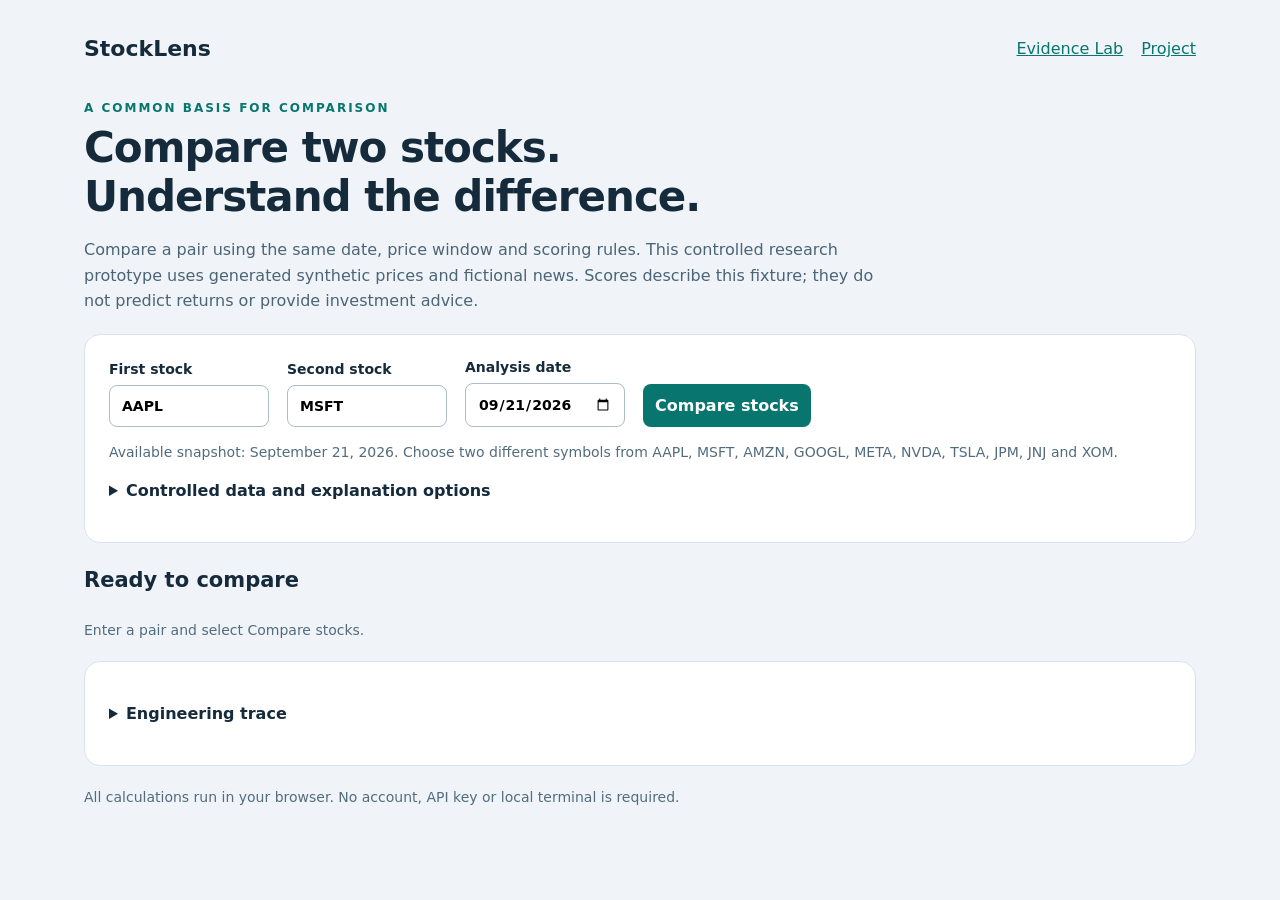
<file: demo/index.html>
<!doctype html><html lang="en"><head><meta charset="utf-8"><meta name="viewport" content="width=device-width,initial-scale=1"><title>StockLens | Stock Comparison</title><style>
:root{font-family:system-ui,sans-serif;color:#152b3b;background:#f0f4f8}*{box-sizing:border-box}body{margin:0}main{max-width:1160px;margin:auto;padding:36px 24px}nav{display:flex;gap:18px;align-items:center;margin-bottom:40px}nav strong{font-size:22px;margin-right:auto}a{color:#08756e}h1{font-size:42px;letter-spacing:-1px;margin:8px 0 16px}h2{font-size:23px}p{line-height:1.6}.intro{max-width:810px;color:#4b6476}.eyebrow{font-size:12px;letter-spacing:2px;font-weight:700;color:#08756e}.panel{background:white;border:1px solid #d9e3eb;border-radius:16px;padding:24px;margin:20px 0}form{display:flex;gap:18px;align-items:end;flex-wrap:wrap}label{display:grid;gap:8px;font-size:14px;font-weight:600}input,select,button{font:inherit;padding:12px;border:1px solid #acbdca;border-radius:8px}input{width:160px}button{background:#08756e;color:white;cursor:pointer;font-weight:650;border:0}button:disabled{opacity:.6}button.secondary{background:#e5efed;color:#07635d}#status{font-weight:700;font-size:21px}#status[data-state=failed]{color:#9a2839}.grid{display:grid;grid-template-columns:1fr 1fr;gap:20px}.card{padding:24px;border-radius:14px;background:#f1f7f6;border:1px solid #d8e9e5}.score{font-size:42px;font-weight:750;margin:10px 0}.muted{color:#526c7e;font-size:14px}table{border-collapse:collapse;width:100%}td,th{text-align:left;padding:12px;border-bottom:1px solid #dae3e9}th{color:#496273;font-size:13px}.scroll{overflow:auto}details{margin:18px 0}summary{cursor:pointer;font-weight:650}pre{font:12px ui-monospace,monospace;white-space:pre-wrap;overflow-wrap:anywhere;max-height:360px;overflow:auto;padding:18px;background:#f0f4f8;border-radius:8px}.trace{display:flex;gap:8px;flex-wrap:wrap}.trace span{padding:8px 12px;background:#e8eff5;border-radius:7px}.trace .ok{background:#dcefe6;color:#145c3b}.trace .bad{background:#f9e2e5;color:#8f2336}[hidden]{display:none!important}@media(max-width:680px){.grid{grid-template-columns:1fr}h1{font-size:32px}main{padding:22px 16px}}
</style></head><body><main><nav><strong>StockLens</strong><a href="https://sysen5151-fall2026.github.io/StockLen/evidence.html">Evidence Lab</a><a href="https://github.com/sysen5151-fall2026/StockLen">Project</a></nav>
<div class="eyebrow">A COMMON BASIS FOR COMPARISON</div><h1>Compare two stocks.<br>Understand the difference.</h1><p class="intro">Compare a pair using the same date, price window and scoring rules. This controlled research prototype uses generated synthetic prices and fictional news. Scores describe this fixture; they do not predict returns or provide investment advice.</p>
<section class="panel"><form id="form"><label>First stock<input id="a" list="symbols" value="AAPL" autocomplete="off" maxlength="16"></label><label>Second stock<input id="b" list="symbols" value="MSFT" autocomplete="off" maxlength="16"></label><label>Analysis date<input id="date" type="date" value="2026-09-21"></label><datalist id="symbols"></datalist><button type="submit" id="run">Compare stocks</button></form><p class="muted">Available snapshot: September 21, 2026. Choose two different symbols from AAPL, MSFT, AMZN, GOOGL, META, NVDA, TSLA, JPM, JNJ and XOM.</p>
<details><summary>Controlled data and explanation options</summary><p class="muted">These options inject known conditions to inspect system behavior. “Checked template” is a synthetic service substitute, not an external AI response.</p><form><label>Evidence case<select id="case"><option value="valid">Complete evidence</option><option value="missing_unselected_stock">Missing an unselected universe stock</option><option value="missing_observation">Missing one observation</option><option value="post_cutoff">Market record after cutoff</option><option value="missing_source">Missing market source</option><option value="mixed_request">Wrong request identity</option><option value="no_news">No qualifying news</option><option value="bad_news">News after cutoff</option></select></label><label>Explanation<select id="explanation"><option value="synthetic">Checked synthetic template</option><option value="unavailable">Unavailable</option><option value="invalid">Incorrect synthetic response</option></select></label></form></details></section>
<p id="status" role="status" data-state="ready">Ready to compare</p><p id="message" class="muted">Enter a pair and select Compare stocks.</p>
<section id="result" class="panel" hidden><h2 id="winner"></h2><div id="scores" class="grid"></div><h2>What drives the difference?</h2><p class="muted">Each factor contributes up to 50 points. Momentum prefers higher values; volatility prefers lower values. Scores use average-tie ranks across all ten stocks.</p><div class="scroll"><table><thead><tr><th>Factor</th><th id="firstHead">First stock</th><th id="secondHead">Second stock</th><th>Weighted gap (first − second)</th></tr></thead><tbody id="drivers"></tbody></table></div><section id="priceInsights"></section><h2>Explanation</h2><p id="explanationText"></p><h2>News background</h2><p class="muted">Seven-day news window ending on the analysis date. Fictional demo records only; news does not enter the score or establish what caused a price change.</p><div id="sources"></div><p class="muted">Synthetic observation window: Sep 1–21, 2026 (not an exchange calendar). Analysis date, market observation dates and news publication dates remain separate.</p></section>
<section class="panel"><details id="engineering"><summary>Engineering trace</summary><p class="muted">Follow the accepted request through evidence, scoring, explanation checks and display. Invalid requests stop before provider queries.</p><div id="steps" class="trace"></div><h2>F.1 — Accept and validate comparison request</h2><div class="grid"><div class="card"><strong>F.1.1 · Validate pair eligibility</strong><p id="pairResult">Not run</p></div><div class="card"><strong>F.1.2 · Preserve comparison context</strong><p id="contextResult">Not run</p></div></div><details><summary>IF.01 · Accepted comparison request</summary><pre id="requestOutput">Not run</pre></details><details><summary>F.2 / IF.02 · Evidence release</summary><pre id="evidenceOutput">Not run</pre></details><details><summary>F.3 / IF.03 · Authoritative scores and drivers</summary><pre id="scoreOutput">Not run</pre></details><details><summary>F.4 / IO.05 + IF.04 · Explanation boundary</summary><pre id="aiOutput">Not run</pre></details><details><summary>F.5 / IO.06 · Observed state history</summary><pre id="stateOutput">Not run</pre></details></details></section>
<p class="muted">All calculations run in your browser. No account, API key or local terminal is required.</p></main><script type="module">
/** F.2 browser implementation. Synthetic adapters only; no provider or AI calls.
 * F.2.1: IF.01 + IO.10 -> IO.03, IO.04, LF.02; mechanism P.2.1.
 * F.2.2: LF.02 + IO.07 + IO.08 + IO.10 -> IF.02; mechanism P.2.2.
 */
const UNIVERSE = Object.freeze(['AAPL','MSFT','AMZN','GOOGL','META','NVDA','TSLA','JPM','JNJ','XOM']);
const SCENARIOS = Object.freeze(['valid','missing_unselected_stock','missing_observation','post_cutoff','missing_source','mixed_request','no_news','bad_news']);
const clone = value => structuredClone(value);
const fields = ['request_id','configuration_id','query_id','provider_id','conditions_id'];
const identity = query => Object.fromEntries(fields.map(k => [k,query[k]]));
const canonical = value => JSON.stringify(value && typeof value === 'object' ? (Array.isArray(value) ? value.map(v=>JSON.parse(canonical(v))) : Object.fromEntries(Object.keys(value).sort().map(k=>[k,JSON.parse(canonical(value[k]))]))) : value);
const equal = (a,b) => canonical(a) === canonical(b);
function isoDate(value) {
  if (typeof value !== 'string' || !/^\d{4}-\d{2}-\d{2}$/.test(value)) throw new Error('Expected an ISO date');
  const date = new Date(value+'T00:00:00Z');
  if (!Number.isFinite(date.valueOf()) || date.toISOString().slice(0,10) !== value) throw new Error('Invalid ISO date');
  return date;
}
const shifted = (day, offset) => { const date=isoDate(day); date.setUTCDate(date.getUTCDate()+offset); return date.toISOString().slice(0,10); };

function syntheticConfiguration() {
  return {configuration_id:'v0.1-pmc2-synthetic-1',universe:[...UNIVERSE],
    observation_dates:Array.from({length:21},(_,i)=>shifted('2026-09-01',i)),
    news_days:7,max_news_per_stock:2,
    providers:Object.fromEntries(['market','news'].map(kind=>[kind,{provider_id:'synthetic-'+kind,conditions_id:'local-synthetic-v1',allowed_operations:['acquire','retain','display']}]))};
}

function requestDatedRecords(request, configuration) {
  const config=clone(configuration), pair=request.stock_pair, dates=config.observation_dates;
  isoDate(request.analysis_date);
  if (!request.request_id || !Array.isArray(pair) || pair.length!==2 || new Set(pair).size!==2 || !pair.every(s=>UNIVERSE.includes(s))) throw new Error('IF.01 must contain an identified eligible distinct pair');
  if (!equal(config.universe,UNIVERSE) || !config.configuration_id || !Array.isArray(dates) || dates.length!==21 || new Set(dates).size!==21 || !equal(dates,[...dates].sort()) || dates.some(d=>{isoDate(d);return d>request.analysis_date;})) throw new Error('IO.10 requires a version and 21 explicit aligned dates for the frozen ten-stock universe');
  if (config.news_days!==7 || config.max_news_per_stock!==2) throw new Error('IO.10 differs from the v0.1 news bounds');
  for (const kind of ['market','news']) {
    const policy=config.providers[kind];
    if (policy.provider_id!=='synthetic-'+kind || policy.conditions_id!=='local-synthetic-v1' || !equal(policy.allowed_operations,['acquire','retain','display'])) throw new Error('Only the reviewed local synthetic adapters are enabled');
  }
  const context={...clone(request),configuration_id:config.configuration_id};
  const market={...context,query_id:request.request_id+':market',symbols:[...UNIVERSE],observation_dates:dates,field:'adjusted_close',currency:'USD',...config.providers.market};
  const news={...context,query_id:request.request_id+':news',symbols:[...pair],start_date:shifted(request.analysis_date,-6),end_date:request.analysis_date,max_per_stock:2,...config.providers.news};
  return clone({market_query:market,news_query:news,context:{...context,market_query:market,news_query:news,configuration:config}});
}

function validateEvidence(context, marketRecords, newsRecords, configuration) {
  const result={...Object.fromEntries(['request_id','stock_pair','analysis_date','configuration_id'].map(k=>[k,clone(context[k])])),score_ready:false,status:'failed',reason:null,market_records:[],news_records:[],rejected_news:[],limitations:[]};
  const fail=reason=>({...result,reason});
  if (!equal(configuration,context.configuration)) return fail('configuration_mismatch');
  try {
    const request=Object.fromEntries(['request_id','stock_pair','analysis_date'].map(k=>[k,context[k]]));
    if (!equal(context,requestDatedRecords(request,configuration).context)) return fail('invalid_acquisition_context');
  } catch {return fail('invalid_acquisition_context');}
  const key=(s,d)=>s+'|'+d, expected=new Set(configuration.universe.flatMap(s=>configuration.observation_dates.map(d=>key(s,d)))),seen=new Set();
  const mq=context.market_query,nq=context.news_query, associated=(item,q)=>fields.every(k=>item[k]===q[k]);
  for (const record of marketRecords) {
    if (!associated(record,mq)) return fail('market_association_mismatch');
    const k=key(record.symbol,record.observation_date);
    if (!expected.has(k) || seen.has(k)) return fail('market_date_symbol_or_duplicate');
    if (typeof record.adjusted_close!=='number' || !Number.isFinite(record.adjusted_close) || record.adjusted_close<=0 || record.currency!=='USD' || typeof record.source_id!=='string' || !record.source_id.trim()) return fail('invalid_price_units_or_source');
    seen.add(k);
  }
  if (seen.size!==expected.size) return fail('incomplete_frozen_universe_window');
  const accepted=[],rejected=[],ids=new Set(),counts=new Map();
  const text=v=>v===undefined?'':String(v);
  const ordered=[...newsRecords].sort((a,b)=>{
    const a1=text(a.publication_date),b1=text(b.publication_date),a2=text(a.source_id),b2=text(b.source_id);
    return a1===b1?(a2===b2?0:(a2>b2?-1:1)):(a1>b1?-1:1);
  });
  for (const item of ordered) {
    let validDate=false;
    try {isoDate(item.publication_date);validDate=item.publication_date>=nq.start_date&&item.publication_date<=nq.end_date;} catch {}
    const symbol=item.symbol,source=item.source_id;
    const valid=associated(item,nq)&&nq.symbols.includes(symbol)&&validDate&&typeof source==='string'&&source.trim()&&typeof item.title==='string'&&item.title.trim()&&item.permitted===true&&!ids.has(source);
    if (!valid) rejected.push({source_id:source??null,reason:'unsupported_or_mismatched_news'});
    else if ((counts.get(symbol)||0)>=nq.max_per_stock) rejected.push({source_id:source,reason:'news_limit'});
    else {accepted.push(clone(item));ids.add(source);counts.set(symbol,(counts.get(symbol)||0)+1);}
  }
  const limitations=context.stock_pair.some(s=>!counts.get(s))?['qualifying_news_unavailable_for_one_or_both_stocks']:[];
  return {...result,score_ready:true,status:limitations.length?'accepted_with_limitations':'accepted',market_records:clone(marketRecords),news_records:accepted,rejected_news:rejected,limitations};
}

function syntheticResponses(queries) {
  const mq=queries.market_query,nq=queries.news_query;
  const market=mq.symbols.flatMap((s,i)=>mq.observation_dates.map((d,j)=>({...identity(mq),symbol:s,observation_date:d,adjusted_close:Math.round((80+i*9+j*(i+1)/10)*100)/100,currency:'USD',source_id:`SYNTHETIC-PRICE-${s}-${d}`})));
  const news=nq.symbols.map(s=>({...identity(nq),symbol:s,publication_date:nq.end_date,source_id:`SYNTHETIC-NEWS-${s}`,title:`Fictional ${s} synthetic record`,permitted:true}));
  return [market,news];
}

function runEvidence(scenario='valid',stockA='AAPL',stockB='MSFT',requestId=crypto.randomUUID()) {
  if (!SCENARIOS.includes(scenario)) throw new Error('unknown scenario');
  const config=syntheticConfiguration(),request={request_id:requestId,stock_pair:[stockA,stockB],analysis_date:'2026-09-21'};
  const queries=requestDatedRecords(request,config);
  let [market,news]=syntheticResponses(queries);
  if (scenario==='missing_unselected_stock') {const missing=UNIVERSE.find(s=>!request.stock_pair.includes(s));market=market.filter(r=>r.symbol!==missing);}
  else if (scenario==='missing_observation') market.pop();
  else if (scenario==='post_cutoff') market[0].observation_date='2026-09-22';
  else if (scenario==='missing_source') market[0].source_id='';
  else if (scenario==='mixed_request') market[0].request_id='another-comparison';
  else if (scenario==='no_news') news=[];
  else if (scenario==='bad_news') news[0].publication_date='2026-09-22';
  return {mode:'controlled-synthetic-F2',scenario,queries,received_market_count:market.length,received_news_count:news.length,evidence:validateEvidence(queries.context,market,news,config)};
}

/** StockLens v0.1 controlled browser system, F.1–F.5 / DR-01–DR-10.
 * No live market/news/AI calls. Existing F.2 supplies checked synthetic evidence.
 */
const copy=v=>structuredClone(v);
const CONFIG_ID='v0.1-pmc2-synthetic-1';
const CUTOFF='2026-09-21';

/** F.1.1 / P.1.1 / DR-01; P1-IN-01/02.
 * Input IO.01: stockA, stockB; analysisDate is forwarded to F.1.2.
 * Control IO.10: frozen eligible universe, bound to imported UNIVERSE.
 * Output LF.01: {valid, reason, stock_pair}; mechanism P.1.1 in this module.
 * This signature exposes symbol inputs; its control is a frozen dependency.
 */
function validatePair(stockA,stockB) {
  const pair=[stockA,stockB].map(s=>typeof s==='string'?s.trim().toUpperCase():'');
  if(pair.some(s=>!UNIVERSE.includes(s))) return {valid:false,reason:'ineligible_symbol',stock_pair:pair};
  if(pair[0]===pair[1]) return {valid:false,reason:'duplicate_symbols',stock_pair:pair};
  return {valid:true,reason:null,stock_pair:pair};
}
/** F.1.2 / P.1.2 / DR-02; P1-OUT-01/IF-01/NF-01.
 * Inputs: LF.01 pairResult, analysisDate, requestId; control IO.10 configuration.
 * Output IF.01: accepted pair/date/request/config IDs, or explicit rejection.
 * Mechanism: P.1.2 Request Context Module, in-process on GitHub Pages.
 * SWR-05 equivalence: the three accepted context fields retain their values.
 */
function preserveRequest(pairResult,analysisDate,requestId,configuration=syntheticConfiguration()) {
  if(!pairResult.valid) return {accepted:false,reason:pairResult.reason,request:null};
  const checked=validatePair(...pairResult.stock_pair);
  if(!checked.valid || checked.reason!==pairResult.reason || JSON.stringify(checked.stock_pair)!==JSON.stringify(pairResult.stock_pair)) return {accepted:false,reason:'invalid_pair_result',request:null};
  // The controlled data package supplies one snapshot; other dates have no coverage.
  if(analysisDate!==CUTOFF) return {accepted:false,reason:'unsupported_snapshot_date',request:null};
  if(!requestId || configuration.configuration_id!==CONFIG_ID) return {accepted:false,reason:'invalid_request_or_configuration',request:null};
  return {accepted:true,reason:null,request:{request_id:requestId,stock_pair:[...pairResult.stock_pair],analysis_date:analysisDate,configuration_id:configuration.configuration_id}};
}
function averageRanks(values) {
  return values.map(value=>1+values.filter(x=>x<value).length+(values.filter(x=>x===value).length-1)/2);
}
/** F.3.1 / P.3.1 / DR-05: IF.02 + IO.10 -> unrounded authoritative scores. */
function computeScores(evidence) {
  if(!evidence.score_ready) return null;
  const config=syntheticConfiguration();
  if(evidence.configuration_id!==config.configuration_id || evidence.analysis_date!==CUTOFF) throw new Error('Evidence/configuration mismatch');
  const rows=config.universe.map(symbol=>{
    const records=evidence.market_records.filter(r=>r.symbol===symbol).sort((a,b)=>a.observation_date.localeCompare(b.observation_date));
    if(records.length!==21 || records.some((r,i)=>r.observation_date!==config.observation_dates[i] || !Number.isFinite(r.adjusted_close) || r.adjusted_close<=0)) throw new Error('Incomplete aligned price window');
    const prices=records.map(r=>r.adjusted_close),returns=prices.slice(1).map((p,i)=>p/prices[i]-1),mean=returns.reduce((a,b)=>a+b,0)/20;
    return {symbol,momentum:prices[20]/prices[0]-1,volatility:Math.sqrt(returns.reduce((s,r)=>s+(r-mean)**2,0)/19),market_source_ids:records.map(r=>r.source_id)};
  });
  if(evidence.market_records.length!==210) throw new Error('Unexpected universe records');
  const mr=averageRanks(rows.map(r=>r.momentum)),vr=averageRanks(rows.map(r=>r.volatility));
  return rows.map((r,i)=>({...r,momentum_rank:mr[i],volatility_rank:vr[i],contributions:{momentum:50*(mr[i]-1)/9,volatility:50*(10-vr[i])/9},score:50*(mr[i]-1)/9+50*(10-vr[i])/9}));
}
/** F.3.2 / P.3.2 / DR-06: retain exact values and references in IF.03. */
function identifyDrivers(scores,evidence) {
  if(!scores) return null;
  const pair=evidence.stock_pair.map(s=>scores.find(r=>r.symbol===s));
  if(pair.some(r=>!r)) throw new Error('Pair missing from scoring universe');
  const [a,b]=pair;
  const drivers=['momentum','volatility'].map(factor=>({factor,first_value:a[factor],second_value:b[factor],contribution_difference:a.contributions[factor]-b.contributions[factor]})).sort((x,y)=>Math.abs(y.contribution_difference)-Math.abs(x.contribution_difference));
  const difference=a.score-b.score,tied=Math.abs(difference)<=1e-6;
  return {request_id:evidence.request_id,configuration_id:evidence.configuration_id,analysis_date:evidence.analysis_date,stock_pair:[...evidence.stock_pair],stocks:copy(pair),drivers,winner:tied?null:(difference>0?a.symbol:b.symbol),tied,score_difference:difference,news:copy(evidence.news_records)};
}
/** F.4.1 / P.4.1 / DR-07: IF.03 -> allowlisted IO.05. */
function packageExplanation(record) {
  if(!record) return null;
  return {request_id:record.request_id,configuration_id:record.configuration_id,analysis_date:record.analysis_date,stock_pair:[...record.stock_pair],stocks:record.stocks.map(({symbol,score,momentum,volatility,contributions})=>({symbol,score,momentum,volatility,contributions:copy(contributions)})),drivers:copy(record.drivers),news:record.news.map(({symbol,source_id,publication_date,title})=>({symbol,source_id,publication_date,title}))};
}
/** Controlled external-service substitute, never presented as generated AI. */
function syntheticExplanation(payload) {
  return {request_id:payload.request_id,configuration_id:payload.configuration_id,analysis_date:payload.analysis_date,stock_pair:[...payload.stock_pair],scores:payload.stocks.map(s=>({symbol:s.symbol,score:s.score})),drivers:copy(payload.drivers),source_ids:payload.news.map(n=>n.source_id),mode:'synthetic_checked_template'};
}
/** F.4.2 / P.4.2 / DR-08: IO.09 + IF.03 -> checked IF.04 or unavailable. */
function checkExplanation(candidate,payload) {
  const unavailable=reason=>({available:false,reason,text:null,mode:'unavailable'});
  if(!candidate || !payload) return unavailable('explanation_unavailable');
  const equal=(a,b)=>JSON.stringify(a)===JSON.stringify(b);
  if(candidate.request_id!==payload.request_id || candidate.configuration_id!==payload.configuration_id || candidate.analysis_date!==payload.analysis_date || !equal(candidate.stock_pair,payload.stock_pair)) return unavailable('explanation_context_mismatch');
  if(!equal(candidate.scores,payload.stocks.map(s=>({symbol:s.symbol,score:s.score}))) || !equal(candidate.drivers,payload.drivers) || !equal(candidate.source_ids,payload.news.map(n=>n.source_id)) || candidate.mode!=='synthetic_checked_template') return unavailable('unsupported_explanation_content');
  const [a,b]=payload.stocks, gap=a.score-b.score;
  const lead=Math.abs(gap)<=1e-6?'The two stocks are tied.':`${gap>0?a.symbol:b.symbol} has the higher calculated score.`;
  const strongest=payload.drivers[0];
  return {available:true,reason:null,mode:'synthetic_checked_template',text:`${lead} ${strongest.factor} has the largest absolute difference in weighted contributions (${Math.abs(strongest.contribution_difference).toFixed(2)} points). Both factors are shown below. This is a checked synthetic template, not an external AI response.`};
}
/** F.5.1 / P.5.1 / DR-09: IF.03 + IF.04 -> coherent IO.02 view. */
function renderComparison(record,explanation) {
  if(!record) return null;
  return {...copy(record),stocks:record.stocks.map(s=>({...copy(s),display_score:s.score.toFixed(2)})),explanation:copy(explanation)};
}
/** F.5.2 / P.5.2 / DR-10: workflow state -> observed IO.06. */
function reportStatus(state,requestId,reason=null) {
  if(!['ready','processing','completed','completed_with_limitations','failed'].includes(state)) throw new Error('Unknown service state');
  return {state,request_id:requestId,configuration_id:CONFIG_ID,reason};
}
/** F.0: controlled F.1 -> F.2 -> F.3 -> F.4 -> F.5 orchestration. */
function compareStocks({stockA='AAPL',stockB='MSFT',analysisDate=CUTOFF,scenario='valid',explanationMode='synthetic',requestId=crypto.randomUUID()}={}) {
  const history=[reportStatus('ready',null),reportStatus('processing',requestId)];
  const eligibility=validatePair(stockA,stockB),request=preserveRequest(eligibility,analysisDate,requestId);
  const failure=(reason,evidence=null)=>({mode:'controlled-synthetic-comparison',eligibility,request,evidence,record:null,explanation:{available:false,reason:'comparison_failed',text:null},display:null,history:[...history,reportStatus('failed',requestId,reason)]});
  if(!request.accepted) return failure(request.reason);
  const evidenceRun=runEvidence(scenario,...request.request.stock_pair,requestId),evidence=evidenceRun.evidence;
  if(!evidence.score_ready) return failure(evidence.reason,evidenceRun);
  const scores=computeScores(evidence),record=identifyDrivers(scores,evidence),payload=packageExplanation(record);
  let candidate=explanationMode==='unavailable'?null:syntheticExplanation(payload);
  if(explanationMode==='invalid') candidate.scores[0].score+=1;
  const explanation=checkExplanation(candidate,payload),display=renderComparison(record,explanation);
  const limited=evidence.limitations.length>0||!explanation.available;
  return {mode:'controlled-synthetic-comparison',eligibility,request,evidence:evidenceRun,record,payload,explanation,display,history:[...history,reportStatus(limited?'completed_with_limitations':'completed',requestId)]};
}

/** Descriptive F.5 demo extension; never changes ranking or explanation inputs. */
function pricePath(records) {
  if (records.length < 2) throw new Error('At least two observations required');
  const sorted = [...records].sort((a,b)=>a.observation_date.localeCompare(b.observation_date));
  if (new Set(sorted.map(r=>r.observation_date)).size !== sorted.length || sorted.some(r=>!Number.isFinite(r.adjusted_close)||r.adjusted_close<=0)) throw new Error('Invalid price observations');
  let peak=sorted[0], maxDrawdown=0, peakDate=null, troughDate=null;
  const points=sorted.map(r=>{
    if(r.adjusted_close>peak.adjusted_close) peak=r;
    const loss=1-r.adjusted_close/peak.adjusted_close;
    if(loss>maxDrawdown){maxDrawdown=loss;peakDate=peak.observation_date;troughDate=r.observation_date;}
    return {date:r.observation_date,price:r.adjusted_close,index:100*r.adjusted_close/sorted[0].adjusted_close};
  });
  return {points,maxDrawdown,peakDate,troughDate};
}

function comparisonInsights(evidence) {
  if(!evidence?.score_ready) return null;
  const series=evidence.stock_pair.map(symbol=>({symbol,...pricePath(evidence.market_records.filter(r=>r.symbol===symbol))}));
  if(series.some(s=>s.points.length!==21)||JSON.stringify(series[0].points.map(p=>p.date))!==JSON.stringify(series[1].points.map(p=>p.date))) throw new Error('Aligned 21-observation window required');
  return series;
}

function renderInsights(root,evidence) {
  root.replaceChildren();
  const series=comparisonInsights(evidence); if(!series) return;
  const el=(tag,text,cls)=>{const n=document.createElement(tag);if(text!==undefined)n.textContent=text;if(cls)n.className=cls;return n;};
  const colors=['#08756e','#6951b8'];
  root.append(el('h2','Price paths & downside'),el('p','Synthetic prices · Both paths start at 100. These descriptive measures do not enter the score.','muted'));
  const cards=el('div',undefined,'grid');
  series.forEach((s,i)=>{
    const card=el('div',undefined,'card');card.style.borderTop=`4px solid ${colors[i]}`;
    card.append(el('strong',`${s.symbol} · Maximum drawdown`),el('div',`${(s.maxDrawdown*100).toFixed(2)}%`,'score'),el('p',s.maxDrawdown>0?`Largest peak-to-later-trough loss: ${s.peakDate} → ${s.troughDate}.`:'No peak-to-trough decline in this synthetic window.','muted'));
    cards.append(card);
  });
  root.append(cards,el('p','Maximum drawdown is the largest percentage fall from a previous peak within these 21 observations. Zero here does not imply no future risk.','muted'));
  const ns='http://www.w3.org/2000/svg',svg=document.createElementNS(ns,'svg');
  svg.setAttribute('viewBox','0 0 920 340');svg.setAttribute('role','img');svg.setAttribute('aria-label',`Normalized synthetic price comparison for ${series.map(s=>s.symbol).join(' and ')}. First observation equals 100; exact values in the table below.`);svg.style.cssText='width:100%;height:auto;display:block';
  const add=(tag,attrs,text)=>{const n=document.createElementNS(ns,tag);for(const [k,v]of Object.entries(attrs))n.setAttribute(k,v);if(text!==undefined)n.textContent=text;svg.append(n);};
  const values=series.flatMap(s=>s.points.map(p=>p.index));let lo=Math.min(...values),hi=Math.max(...values);const pad=Math.max((hi-lo)*.15,.5);lo-=pad;hi+=pad;
  const x=i=>70+i*40,y=v=>275-(v-lo)/(hi-lo)*240;
  for(let i=0;i<5;i++){const value=lo+(hi-lo)*i/4;add('line',{x1:70,x2:870,y1:y(value),y2:y(value),stroke:'#d9e3eb'});add('text',{x:60,y:y(value)+4,'text-anchor':'end',fill:'#526c7e','font-size':13},value.toFixed(1));}
  add('line',{x1:70,x2:870,y1:y(100),y2:y(100),stroke:'#8797a5','stroke-dasharray':'5 5'});
  series.forEach((s,i)=>add('polyline',{points:s.points.map((p,j)=>`${x(j)},${y(p.index)}`).join(' '),fill:'none',stroke:colors[i],'stroke-width':3,...(i?{'stroke-dasharray':'8 4'}:{})}));
  for(const i of [0,5,10,15,20])add('text',{x:x(i),y:302,'text-anchor':'middle',fill:'#526c7e','font-size':13},series[0].points[i].date.slice(5));
  add('text',{x:70,y:20,fill:'#526c7e','font-size':13},'Indexed price (start = 100)');
  const legend=el('div',undefined,'trace');series.forEach((s,i)=>{const n=el('span',`${s.symbol} · ${i?'dashed':'solid'} · End ${s.points.at(-1).index.toFixed(2)}`);n.style.color=colors[i];legend.append(n);});root.append(legend,svg);
  const details=el('details');details.append(el('summary','View all 21 price observations'));
  const scroll=el('div',undefined,'scroll'),table=el('table'),thead=el('thead'),header=el('tr');['Observation date',...series.flatMap(s=>[`${s.symbol} adjusted close (USD)`,`${s.symbol} index`])].forEach(t=>header.append(el('th',t)));thead.append(header);table.append(thead);const body=el('tbody');
  series[0].points.forEach((p,j)=>{const row=el('tr');[p.date,...series.flatMap(s=>[s.points[j].price.toFixed(2),s.points[j].index.toFixed(2)])].forEach(t=>row.append(el('td',t)));body.append(row);});table.append(body);scroll.append(table);details.append(scroll);root.append(details);
}

function renderNews(root,pair,news,analysisDate) {
  root.replaceChildren();root.className='grid';
  for(const symbol of pair){
    const column=document.createElement('div');column.className='card';const heading=document.createElement('h3');heading.textContent=symbol;column.append(heading);
    const items=news.filter(n=>n.symbol===symbol);
    if(!items.length){const p=document.createElement('p');p.textContent='No qualifying news in this window. Price-based scores remain available.';column.append(p);}
    for(const item of items){
      const article=document.createElement('article');const badge=document.createElement('p');badge.className='eyebrow';badge.textContent='FICTIONAL DEMO RECORD';const title=document.createElement('h4');title.textContent=item.title;
      const date=document.createElement('p');date.className='muted';date.textContent=`Published ${item.publication_date} · Analysis ${analysisDate}`;
      const source=document.createElement('p');source.className='muted';source.style.overflowWrap='anywhere';source.textContent=`Source: ${item.source_id}`;
      const note=document.createElement('p');note.textContent='Synthetic placeholder for a dated news item; no real event or price impact is asserted.';
      const details=document.createElement('details'),summary=document.createElement('summary'),pre=document.createElement('pre');summary.textContent='Inspect source record';pre.textContent=JSON.stringify(item,null,2);details.append(summary,pre);article.append(badge,title,date,source,note,details);column.append(article);
    }root.append(column);
  }
}


const $=id=>document.getElementById(id),json=x=>JSON.stringify(x,null,2);
for(const s of ['AAPL','MSFT','AMZN','GOOGL','META','NVDA','TSLA','JPM','JNJ','XOM']){const o=document.createElement('option');o.value=s;$('symbols').append(o);}
const messages={duplicate_symbols:'Choose two different stocks. The same symbol cannot be compared with itself.',ineligible_symbol:'One or both symbols are outside the supported ten-stock universe.',unsupported_snapshot_date:'This synthetic data package supports September 21, 2026 only.',incomplete_frozen_universe_window:'The ten-stock price window is incomplete. No ranking is released.',invalid_price_units_or_source:'Core market evidence has an invalid price, unit or source.',market_association_mismatch:'Market records belong to a different request or configuration.',market_date_symbol_or_duplicate:'Market records contain an invalid date, symbol or duplicate.'};
$('form').onsubmit=async event=>{event.preventDefault();$('run').disabled=true;$('result').hidden=true;$('status').textContent='Processing comparison…';$('status').dataset.state='processing';await new Promise(resolve=>requestAnimationFrame(resolve));try{
const d=compareStocks({stockA:$('a').value,stockB:$('b').value,analysisDate:$('date').value,scenario:$('case').value,explanationMode:$('explanation').value});
const final=d.history.at(-1);$('status').dataset.state=final.state;$('status').textContent={completed:'Comparison completed',completed_with_limitations:'Comparison completed with limitations',failed:'Comparison stopped'}[final.state];$('message').textContent=final.state==='failed'?(messages[final.reason]||final.reason):`Synthetic data · ${d.request.request.stock_pair.join(' / ')} · ${d.request.request.analysis_date} · ${d.request.request.configuration_id}`;
$('pairResult').textContent=d.eligibility.valid?`Accepted: ${d.eligibility.stock_pair.join(' and ')} are distinct eligible stocks.`:(messages[d.eligibility.reason]||d.eligibility.reason);$('contextResult').textContent=d.request.accepted?`Preserved date ${d.request.request.analysis_date}, request identity and configuration version.`:(d.eligibility.valid?'Rejected: '+(messages[d.request.reason]||d.request.reason):'Not run: pair validation failed.');
$('requestOutput').textContent=json(d.request);$('evidenceOutput').textContent=json(d.evidence?.evidence||{not_run:true});$('scoreOutput').textContent=json(d.record||{not_run:true});$('aiOutput').textContent=json({payload:d.payload||null,result:d.explanation});$('stateOutput').textContent=json(d.history);
$('steps').replaceChildren();for(const [name,ran,ok] of [['F.1 Request',true,d.request.accepted],['F.2 Evidence',!!d.evidence,d.evidence?.evidence.score_ready],['F.3 Scores',!!d.record,!!d.record],['F.4 Explanation',!!d.record,d.explanation.available],['F.5 Display / status',true,final.state!=='failed']]){const el=document.createElement('span');el.textContent=name+(ran?(ok?' · accepted':' · rejected / limited'):' · not run');el.className=ran?(ok?'ok':'bad'):'';$('steps').append(el);}
if(d.display){const r=d.display;$('result').hidden=false;$('winner').textContent=r.tied?'The two stocks are tied':`${r.winner} has the higher calculated score`;$('scores').replaceChildren();for(const s of r.stocks){const card=document.createElement('div');card.className='card';const title=document.createElement('strong');title.textContent=s.symbol;const score=document.createElement('div');score.className='score';score.textContent=s.display_score;const note=document.createElement('p');note.className='muted';note.textContent=`Momentum: ${s.contributions.momentum.toFixed(2)} points · Lower volatility: ${s.contributions.volatility.toFixed(2)} points`;card.append(title,score,note);$('scores').append(card);}
$('firstHead').textContent=r.stock_pair[0];$('secondHead').textContent=r.stock_pair[1];$('drivers').replaceChildren();for(const driver of r.drivers){const tr=document.createElement('tr');for(const text of [driver.factor,(driver.first_value*100).toFixed(4)+'%',(driver.second_value*100).toFixed(4)+'%',driver.contribution_difference.toFixed(2)+' points']){const td=document.createElement('td');td.textContent=text;tr.append(td);}$('drivers').append(tr);}
$('explanationText').textContent=r.explanation.available?r.explanation.text:`Explanation unavailable (${r.explanation.reason}). The calculated scores remain unchanged.`;renderInsights($('priceInsights'),d.evidence.evidence);renderNews($('sources'),r.stock_pair,r.news,r.analysis_date);}
else $('engineering').open=true;
}catch(error){$('status').textContent='Comparison stopped';$('status').dataset.state='failed';$('message').textContent=String(error);}finally{$('run').disabled=false;}};
</script></body></html>
</file>
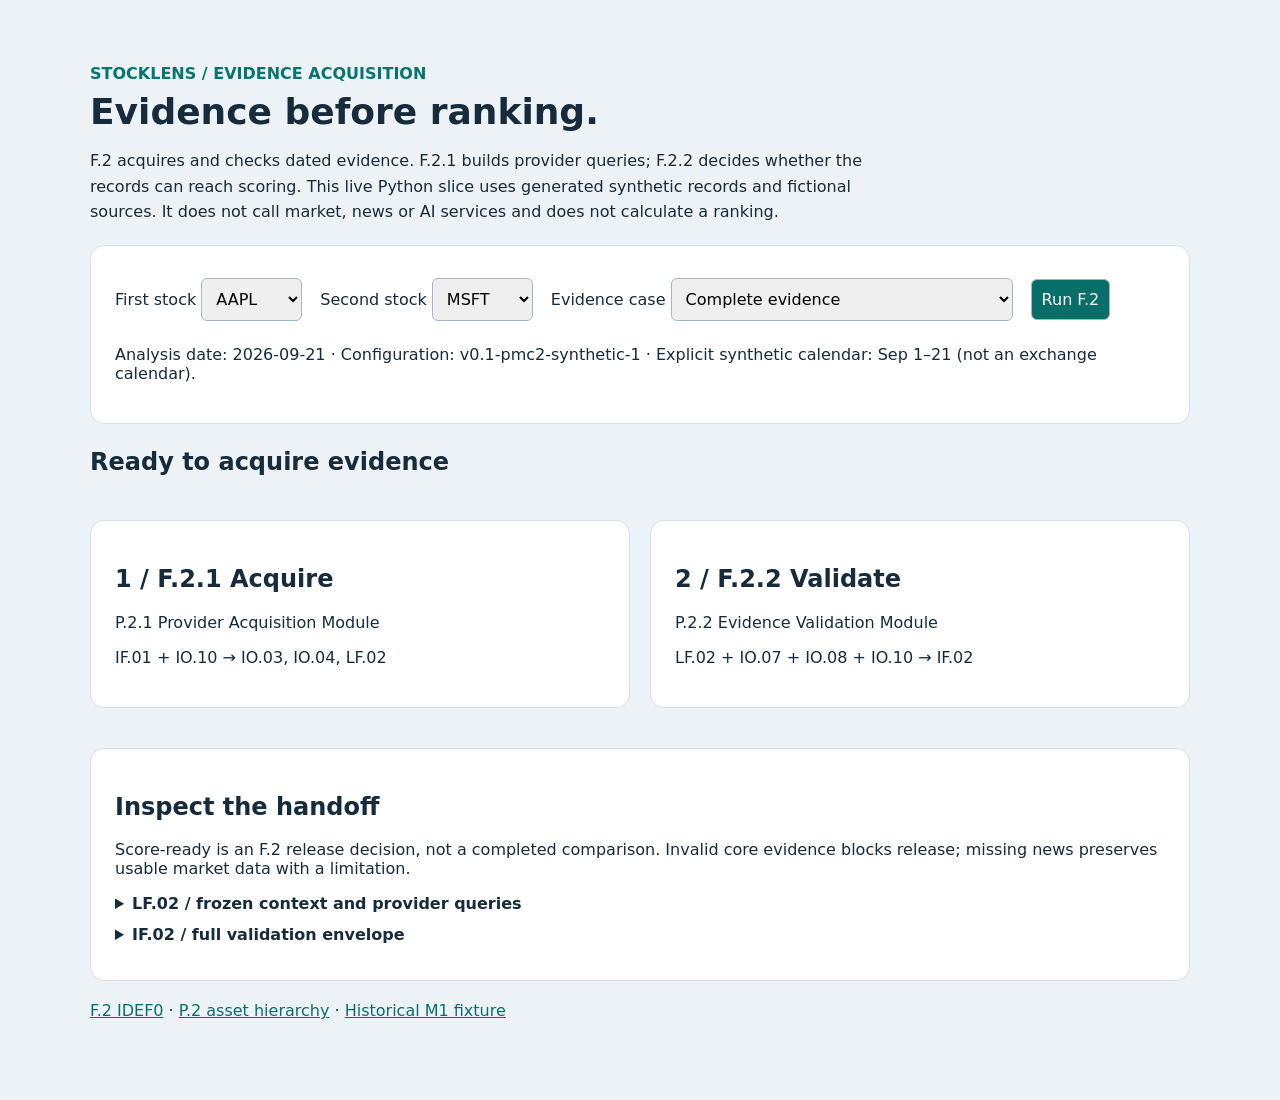
<file: pmc2/index.html>
<!doctype html><html lang="en"><meta charset="utf-8"><meta name="viewport" content="width=device-width,initial-scale=1"><title>StockLens | F.2 Evidence Lab</title>
<style>body{font:16px system-ui;background:#edf2f7;color:#162c3c;margin:0}main{max-width:1100px;margin:40px auto;padding:24px}h1{font-size:36px;margin:8px 0}header p{max-width:800px;line-height:1.6}.tag{color:#04756f;font-weight:700}section{background:white;border:1px solid #d7e0e7;border-radius:14px;padding:24px;margin:20px 0}label{display:inline-block;margin:8px 18px 8px 0}select,button{font:inherit;padding:10px;border:1px solid #a5b7c5;border-radius:6px}button{background:#086f68;color:white;cursor:pointer}.grid{display:grid;grid-template-columns:1fr 1fr;gap:20px}pre{white-space:pre-wrap;overflow-wrap:anywhere;max-height:420px;overflow:auto;font-size:13px;background:#f3f6f8;padding:14px}strong{color:#086f68}details{margin:12px 0}summary{cursor:pointer;font-weight:600}#state{font-size:24px;font-weight:700}a{color:#086f68}@media(max-width:700px){.grid{grid-template-columns:1fr}}</style>
<main><header><div class="tag">STOCKLENS / EVIDENCE ACQUISITION</div><h1>Evidence before ranking.</h1><p>F.2 acquires and checks dated evidence. F.2.1 builds provider queries; F.2.2 decides whether the records can reach scoring. This live Python slice uses generated synthetic records and fictional sources. It does not call market, news or AI services and does not calculate a ranking.</p></header>
<section><label>First stock <select id="a"></select></label><label>Second stock <select id="b"></select></label><label>Evidence case <select id="scenario"><option value="valid">Complete evidence</option><option value="missing_unselected_stock">Missing an unselected universe stock</option><option value="missing_observation">Missing one observation</option><option value="post_cutoff">Market record after cutoff</option><option value="missing_source">Market source missing</option><option value="mixed_request">Wrong request identity</option><option value="no_news">No qualifying news</option><option value="bad_news">News after cutoff</option></select></label><button id="run">Run F.2</button><p>Analysis date: 2026-09-21 · Configuration: v0.1-pmc2-synthetic-1 · Explicit synthetic calendar: Sep 1–21 (not an exchange calendar).</p></section>
<p id="state" role="status">Ready to acquire evidence</p><div class="grid"><section><h2>1 / F.2.1 Acquire</h2><p>P.2.1 Provider Acquisition Module</p><p>IF.01 + IO.10 → IO.03, IO.04, LF.02</p><div id="acquire"></div></section><section><h2>2 / F.2.2 Validate</h2><p>P.2.2 Evidence Validation Module</p><p>LF.02 + IO.07 + IO.08 + IO.10 → IF.02</p><div id="validate"></div></section></div>
<section><h2>Inspect the handoff</h2><p>Score-ready is an F.2 release decision, not a completed comparison. Invalid core evidence blocks release; missing news preserves usable market data with a limitation.</p><details><summary>LF.02 / frozen context and provider queries</summary><pre id="context"></pre></details><details><summary>IF.02 / full validation envelope</summary><pre id="output"></pre></details></section>
<p><a href="https://cloud.innoslate.com/cornell/p/659/diagrams/idef0/269035">F.2 IDEF0</a> · <a href="https://cloud.innoslate.com/cornell/p/659/diagrams/hierarchy/290840">P.2 asset hierarchy</a> · <a href="/">Historical M1 fixture</a></p></main>
<script>
const $=id=>document.getElementById(id); const symbols=['AAPL','MSFT','AMZN','GOOGL','META','NVDA','TSLA','JPM','JNJ','XOM']; for(const s of symbols)for(const id of ['a','b']){const o=document.createElement('option');o.value=s;o.textContent=s;$(id).append(o);} $('b').value='MSFT';
$('run').onclick=async()=>{ $('run').disabled=true; $('state').textContent='Processing F.2…';try{const response=await fetch('/api/pmc2/demo',{method:'POST',headers:{'Content-Type':'application/json'},body:JSON.stringify({scenario:$('scenario').value,stock_a:$('a').value,stock_b:$('b').value})});const d=await response.json();if(!response.ok)throw new Error(d.detail||'Request failed'); const e=d.evidence; $('state').textContent=e.score_ready?(e.limitations.length?'Accepted with limitations — score-ready':'Accepted — score-ready'):'Failed — release blocked';$('acquire').textContent=`Market query: ${d.queries.market_query.symbols.length} stocks × 21 dates. News query: ${d.queries.news_query.symbols.join(', ')}. Request: ${e.request_id}`;$('validate').textContent=`Received ${d.received_market_count} prices and ${d.received_news_count} news items. Released ${e.market_records.length} prices and ${e.news_records.length} news items. Reason: ${e.reason||'core checks passed'}. Limitations: ${e.limitations.join(', ')||'none'}. Rejected news: ${e.rejected_news.length}.`;$('context').textContent=JSON.stringify(d.queries.context,null,2);$('output').textContent=JSON.stringify(e,null,2);}catch(error){$('state').textContent=String(error);}finally{$('run').disabled=false;}};
</script></html>
</file>
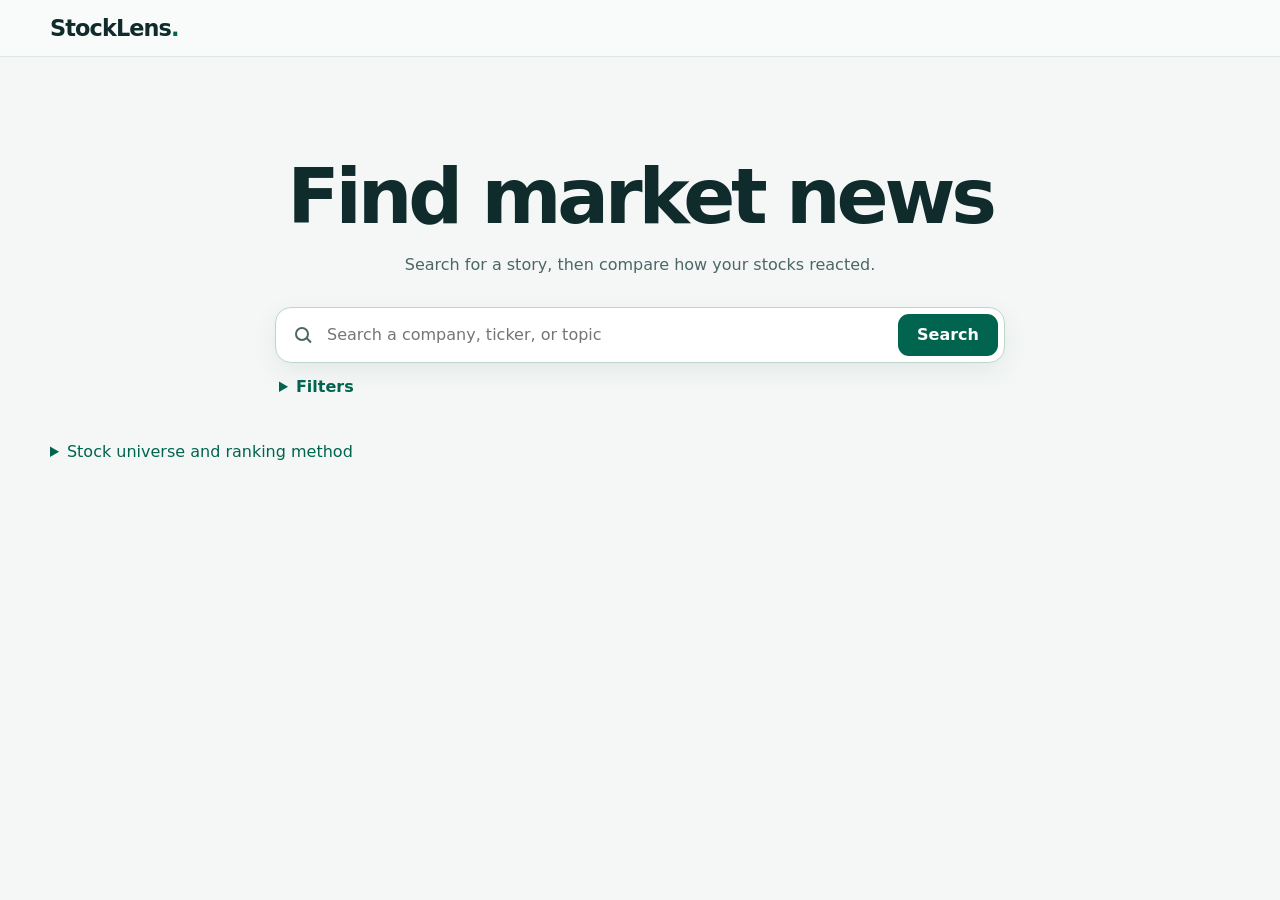
<file: website/index.html>
<!doctype html>
<html lang="en">
<head>
  <meta charset="utf-8">
  <meta name="viewport" content="width=device-width, initial-scale=1">
  <meta name="description" content="Compare selected U.S. stocks around a historical financial news event.">
  <title>StockLens | News reaction ranking</title>
  <script id="pages-entry">
    if (location.hostname === 'sysen5151-fall2026.github.io') {
      location.replace('https://stocklens-research-preview.shuxuanwang-624.chatgpt.site/?v=43131b9');
    }
  </script>
  <link rel="stylesheet" href="./research/dashboard.css">
  <script type="module" src="./research/event-dashboard.mjs"></script>
</head>
<body>
  <noscript><p>Open <a href="https://stocklens-research-preview.shuxuanwang-624.chatgpt.site/?v=43131b9">StockLens</a> and enable JavaScript to search news.</p></noscript>
  <header class="topbar"><div class="shell product-header"><a class="brand" href="./">StockLens<span>.</span></a></div></header>
  <main class="shell">
    <section class="search-hero" aria-labelledby="search-heading">
      <h1 id="search-heading">Find market news</h1>
      <p>Search for a story, then compare how your stocks reacted.</p>
      <form id="news-search" role="search">
        <div class="search-bar">
          <span class="search-icon" aria-hidden="true"></span>
          <input id="news-keyword" aria-label="Search news" type="search" maxlength="120" placeholder="Search a company, ticker, or topic">
          <button type="submit">Search</button>
        </div>
        <details id="news-filters">
          <summary>Filters</summary>
          <div class="filter-grid">
            <label>Publication date (New York) <input id="news-date" type="date"></label>
            <label>Related company <select id="news-ticker"><option value="">All companies</option></select></label>
          </div>
        </details>
      </form>
    </section>
    <section class="search-results" id="news-results" aria-labelledby="article-heading" hidden>
      <div class="results-heading">
        <h2 id="article-heading">News results</h2>
        <p id="news-status" role="status"></p>
      </div>
      <div class="news-scroll" id="news-scroll">
        <ul id="news-list" aria-label="Matching news"></ul>
        <div id="news-sentinel" aria-hidden="true" hidden></div>
      </div>
    </section>
    <div id="analysis-workspace" hidden>
      <div class="event-layout">
      <section class="card selected-story" aria-labelledby="selected-story-heading">
        <h2 id="selected-story-heading">Selected news</h2>
        <div id="article-source"></div>
      </section>
      <section class="card" aria-labelledby="market-heading">
        <h2 id="market-heading">Stocks to compare</h2>
        <label>Find a stock <input id="stock-filter" type="search" placeholder="Ticker or company name"></label>
        <div class="selection-actions">
          <button id="select-all" type="button">Select all 100</button>
          <button id="clear-stocks" type="button">Clear</button>
          <output id="selection-count"></output>
        </div>
        <div id="stock-picker" class="stock-picker" role="group" aria-label="Eligible stocks"></div>
        <label>Forecast horizon after publication
          <select id="horizon"><option value="1">1 trading session</option><option value="3">3 trading sessions</option><option value="5">5 trading sessions</option></select>
        </label>
        <button type="button" id="rank-button">Generate news forecast</button>
      </section>
    </div>
    <section id="forecast" class="card" aria-labelledby="forecast-title" hidden>
      <h2 id="forecast-title">News forecast</h2>
      <p id="forecast-status" role="status"></p>
      <p>Directional estimates use stock-specific news sentiment and, where available, an on-device interpretation of the article summary. Outperformance and underperformance are relative to SPY.</p>
      <p id="forecast-suggestions" hidden></p>
      <div class="table-scroll">
        <table aria-label="Forecasts by stock">
          <thead><tr><th scope="col">Stock</th><th scope="col">Article relevance</th><th scope="col">Expected reaction vs. SPY</th><th scope="col">News rationale</th></tr></thead>
          <tbody id="forecast-rows"></tbody>
        </table>
      </div>
      <button type="button" id="actual-button">Check actual returns</button>
    </section>
    <section id="rankings" class="card" aria-labelledby="rank-title" hidden>
      <h2 id="rank-title">Actual reaction and forecast check</h2>
      <p id="rank-status" role="status">Generate a forecast to check it against completed market data.</p>
      <div id="rank-content" hidden>
        <p id="rank-summary"></p>
        <div class="table-scroll">
          <table>
            <thead><tr><th scope="col">Rank</th><th scope="col">Stock</th><th scope="col">Sector</th><th scope="col">Stock return</th><th scope="col">vs. SPY</th><th scope="col">Reaction size</th><th scope="col">Forecast check</th></tr></thead>
            <tbody id="reaction-rows"></tbody>
          </table>
        </div>
        <section id="stock-details" hidden aria-labelledby="stock-title">
          <h3 id="stock-title" tabindex="-1"></h3>
          <p id="stock-summary"></p>
          <canvas id="event-chart" role="img" aria-labelledby="stock-title" aria-describedby="stock-summary"></canvas>
        </section>
        <details id="missing-data"><summary>Stocks without enough price data</summary><p id="missing-stocks"></p></details>
      </div>
    </section>
    <section class="card" aria-labelledby="ai-title">
      <h2 id="ai-title">News explanation</h2>
      <p id="news-analysis-status" role="status">Select an article to see its company references and available sentiment.</p>
      <div id="news-analysis-content" hidden>
        <ul id="news-analysis-summary" aria-label="Evidence-based explanation"></ul>
        <blockquote id="news-source-excerpt" aria-label="Publisher summary" hidden></blockquote>
        <div class="table-scroll analysis-table">
          <table aria-label="News and observed market reaction by stock">
            <thead><tr><th scope="col">Stock</th><th scope="col">Article coverage</th><th scope="col">Massive sentiment and rationale</th><th scope="col">Observed move vs. SPY</th></tr></thead>
            <tbody id="news-analysis-rows"></tbody>
          </table>
        </div>
        <p>Sentiment describes the news. Relative returns describe market moves during the selected window. Other events can affect those returns.</p>
      </div>
      <details id="local-ai" hidden>
        <summary>Interpret the article with on-device AI</summary>
        <p>Where supported, your browser classifies the article summary and highlights supporting text.</p>
        <button id="ai-button" type="button" disabled>Analyze article</button>
      <p id="ai-status" role="status"></p>
      <div id="ai-result" hidden>
        <p id="ai-classification"></p>
        <blockquote id="ai-evidence"></blockquote>
      </div>
      </details>
    </section>
    </div>
    <details class="method">
      <summary>Stock universe and ranking method</summary>
      <p>Select any subset of the fixed list, which uses 100 companies from the November 20, 2026 OEF holdings snapshot, with one share class per company. <a id="universe-source" href="https://www.ishares.com/us/products/239723/ishares-s-p-100-etf/latest-holdings.csv">Holdings source</a>.</p>
      <p>Rank is based on the absolute difference between a stock’s split-adjusted price return and SPY’s price return over the same window. These prices do not include dividends. The window starts at the last SPY trading close strictly before the publication date and ends at the selected close strictly after it. The publication date uses New York time. The signed difference shows whether a stock outperformed or underperformed the market. Other news and market factors can contribute to the observed moves.</p>
      <div id="universe-list"></div>
    </details>
  </main>
</body>
</html>
</file>
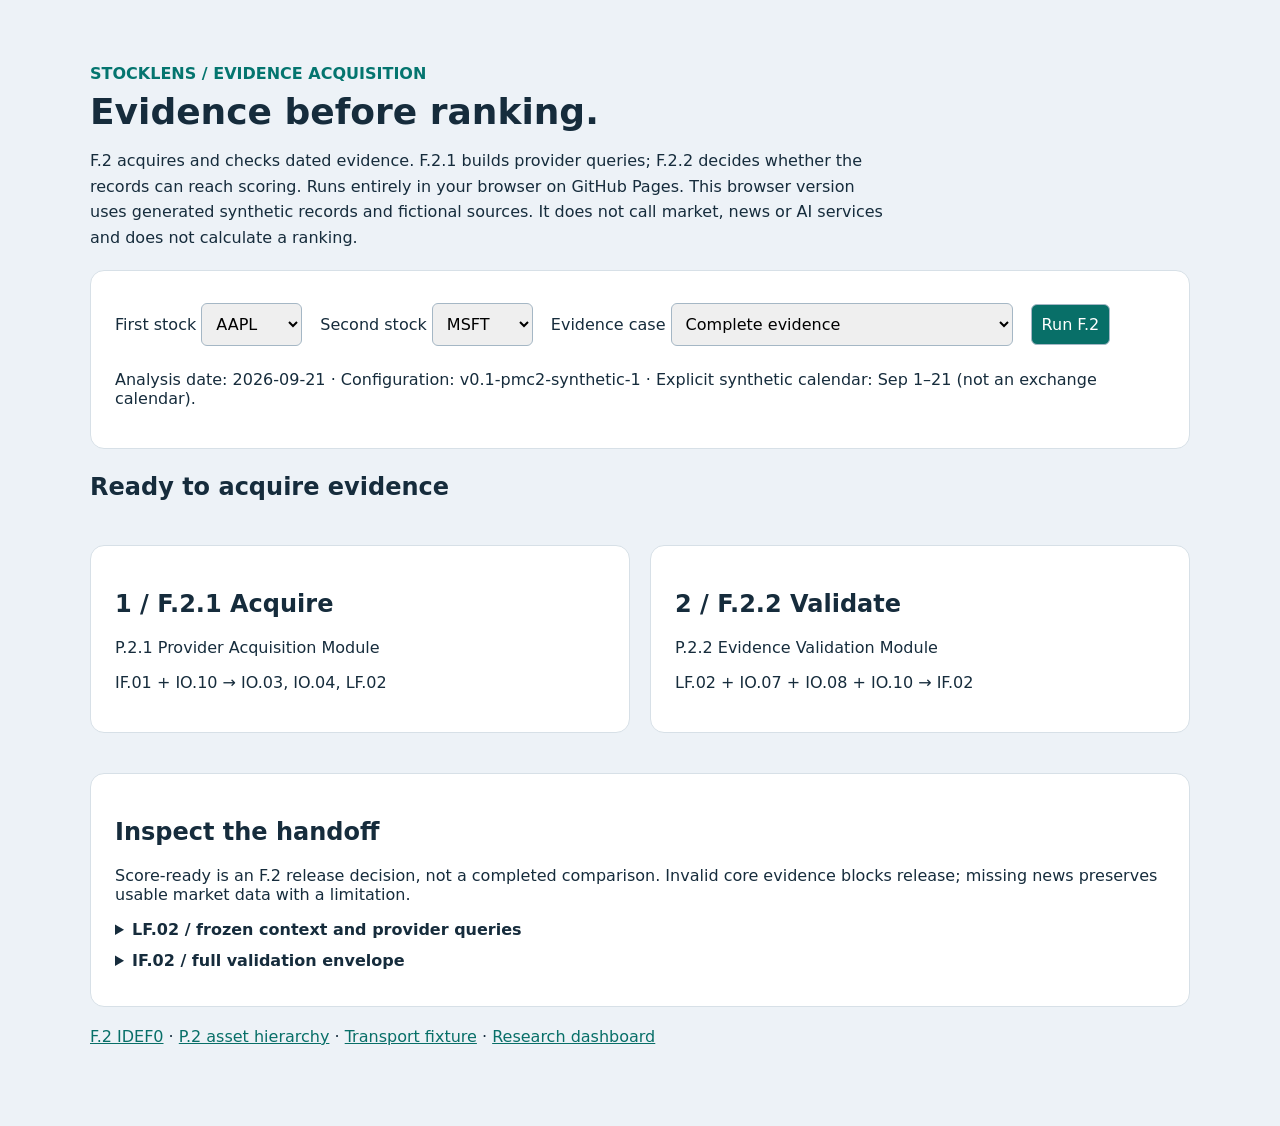
<file: pmc2/browser/index.html>
<!doctype html><html lang="en"><meta charset="utf-8"><meta name="viewport" content="width=device-width,initial-scale=1"><title>StockLens | F.2 Evidence Lab</title>
<style>body{font:16px system-ui;background:#edf2f7;color:#162c3c;margin:0}main{max-width:1100px;margin:40px auto;padding:24px}h1{font-size:36px;margin:8px 0}header p{max-width:800px;line-height:1.6}.tag{color:#04756f;font-weight:700}section{background:white;border:1px solid #d7e0e7;border-radius:14px;padding:24px;margin:20px 0}label{display:inline-block;margin:8px 18px 8px 0}select,button{font:inherit;padding:10px;border:1px solid #a5b7c5;border-radius:6px}button{background:#086f68;color:white;cursor:pointer}.grid{display:grid;grid-template-columns:1fr 1fr;gap:20px}pre{white-space:pre-wrap;overflow-wrap:anywhere;max-height:420px;overflow:auto;font-size:13px;background:#f3f6f8;padding:14px}strong{color:#086f68}details{margin:12px 0}summary{cursor:pointer;font-weight:600}#state{font-size:24px;font-weight:700}a{color:#086f68}@media(max-width:700px){.grid{grid-template-columns:1fr}}</style>
<main><header><div class="tag">STOCKLENS / EVIDENCE ACQUISITION</div><h1>Evidence before ranking.</h1><p>F.2 acquires and checks dated evidence. F.2.1 builds provider queries; F.2.2 decides whether the records can reach scoring. Runs entirely in your browser on GitHub Pages. This browser version uses generated synthetic records and fictional sources. It does not call market, news or AI services and does not calculate a ranking.</p></header>
<section><label>First stock <select id="a"></select></label><label>Second stock <select id="b"></select></label><label>Evidence case <select id="scenario"><option value="valid">Complete evidence</option><option value="missing_unselected_stock">Missing an unselected universe stock</option><option value="missing_observation">Missing one observation</option><option value="post_cutoff">Market record after cutoff</option><option value="missing_source">Market source missing</option><option value="mixed_request">Wrong request identity</option><option value="no_news">No qualifying news</option><option value="bad_news">News after cutoff</option></select></label><button id="run">Run F.2</button><p>Analysis date: 2026-09-21 · Configuration: v0.1-pmc2-synthetic-1 · Explicit synthetic calendar: Sep 1–21 (not an exchange calendar).</p></section>
<p id="state" role="status">Ready to acquire evidence</p><div class="grid"><section><h2>1 / F.2.1 Acquire</h2><p>P.2.1 Provider Acquisition Module</p><p>IF.01 + IO.10 → IO.03, IO.04, LF.02</p><div id="acquire"></div></section><section><h2>2 / F.2.2 Validate</h2><p>P.2.2 Evidence Validation Module</p><p>LF.02 + IO.07 + IO.08 + IO.10 → IF.02</p><div id="validate"></div></section></div>
<section><h2>Inspect the handoff</h2><p>Score-ready is an F.2 release decision, not a completed comparison. Invalid core evidence blocks release; missing news preserves usable market data with a limitation.</p><details><summary>LF.02 / frozen context and provider queries</summary><pre id="context"></pre></details><details><summary>IF.02 / full validation envelope</summary><pre id="output"></pre></details></section>
<p><a href="https://cloud.innoslate.com/cornell/p/659/diagrams/idef0/269035">F.2 IDEF0</a> · <a href="https://cloud.innoslate.com/cornell/p/659/diagrams/hierarchy/290840">P.2 asset hierarchy</a> · <a href="./skeleton.html">Transport fixture</a> · <a href="./index.html">Research dashboard</a></p></main>
<script type="module">
import {runEvidence} from "./evidence.mjs";
const $=id=>document.getElementById(id); const symbols=['AAPL','MSFT','AMZN','GOOGL','META','NVDA','TSLA','JPM','JNJ','XOM']; for(const s of symbols)for(const id of ['a','b']){const o=document.createElement('option');o.value=s;o.textContent=s;$(id).append(o);} $('b').value='MSFT';
$('run').onclick=async()=>{ $('run').disabled=true; $('state').textContent='Processing F.2…';try{const d=runEvidence($('scenario').value,$('a').value,$('b').value); const e=d.evidence; $('state').textContent=e.score_ready?(e.limitations.length?'Accepted with limitations — score-ready':'Accepted — score-ready'):'Failed — release blocked';$('acquire').textContent=`Market query: ${d.queries.market_query.symbols.length} stocks × 21 dates. News query: ${d.queries.news_query.symbols.join(', ')}. Request: ${e.request_id}`;$('validate').textContent=`Received ${d.received_market_count} prices and ${d.received_news_count} news items. Released ${e.market_records.length} prices and ${e.news_records.length} news items. Reason: ${e.reason||'core checks passed'}. Limitations: ${e.limitations.join(', ')||'none'}. Rejected news: ${e.rejected_news.length}.`;$('context').textContent=JSON.stringify(d.queries.context,null,2);$('output').textContent=JSON.stringify(e,null,2);}catch(error){$('state').textContent=String(error);}finally{$('run').disabled=false;}};
</script></html>
</file>
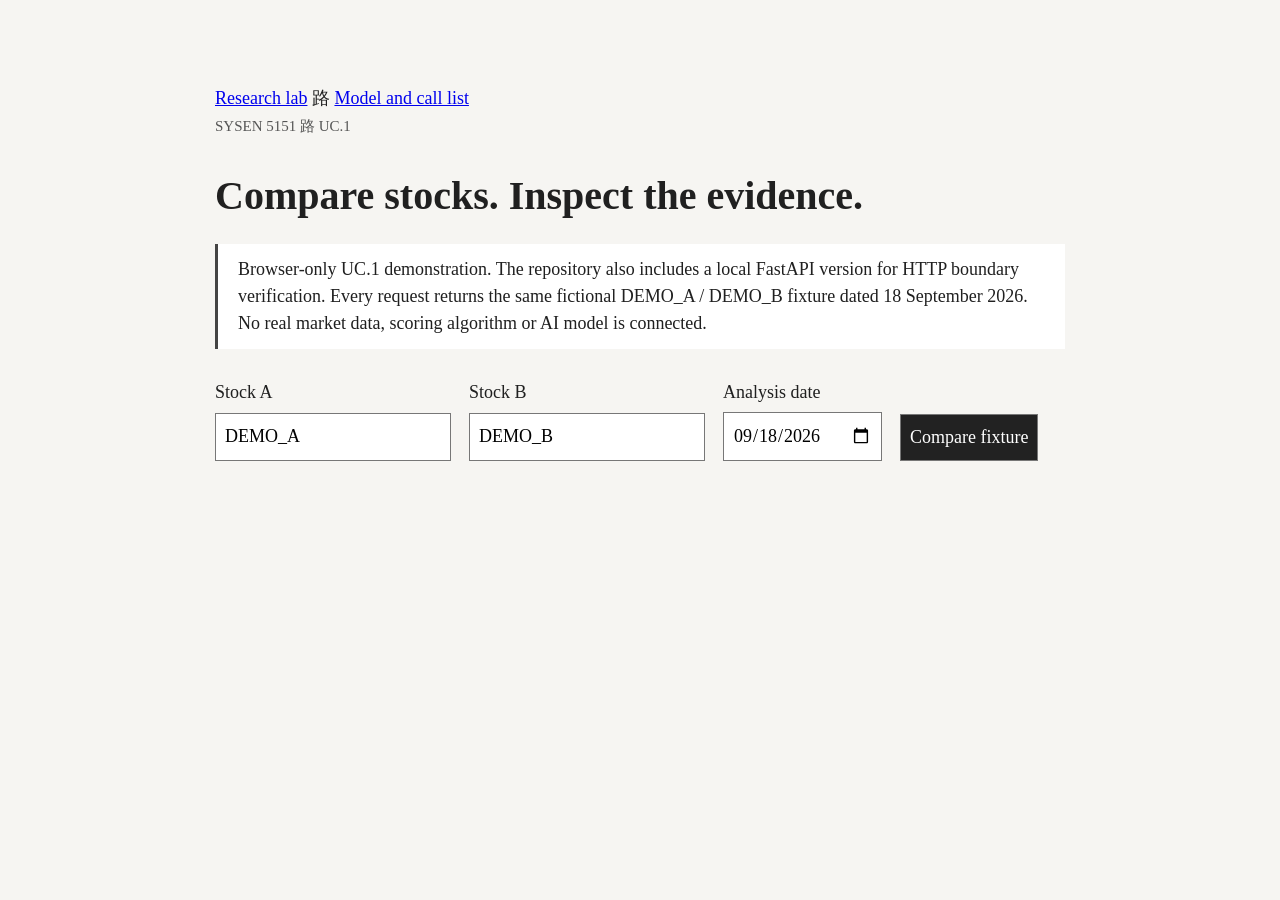
<file: walking_skeleton/browser/index.html>
<!doctype html>
<html lang="en">
<meta charset="utf-8"><meta name="viewport" content="width=device-width,initial-scale=1">
<title>StockLens | Walking Skeleton</title>
<style>
body{font:18px/1.5 Georgia,serif;color:#202020;background:#f6f5f2;margin:0}main{max-width:850px;margin:55px auto;padding:30px}h1{font-size:40px;margin-bottom:8px}.note{border-left:3px solid #444;padding:12px 20px;background:white}form{display:flex;gap:18px;flex-wrap:wrap;margin:30px 0}label{display:grid;gap:6px}input,button{font:inherit;padding:9px;border:1px solid #777}button{background:#222;color:white;align-self:end;cursor:pointer}table{border-collapse:collapse;width:100%;background:white}td,th{padding:12px;text-align:left;border-bottom:1px solid #bbb}small{color:#555}section{margin-top:30px}pre{white-space:pre-wrap;font-size:14px}
</style>
<main><nav><a href="../../website/index.html">Research lab</a> 路 <a href="https://github.com/sysen5151-fall2026/StockLen/blob/main/docs/walking-skeleton.md">Model and call list</a></nav><small>SYSEN 5151 路 UC.1</small><h1>Compare stocks. Inspect the evidence.</h1>
<p class="note">Browser-only UC.1 demonstration. The repository also includes a local FastAPI version for HTTP boundary verification. Every request returns the same fictional DEMO_A / DEMO_B fixture dated 18 September 2026. No real market data, scoring algorithm or AI model is connected.</p>
<form id="comparison"><label>Stock A<input id="stock-a" value="DEMO_A" required></label><label>Stock B<input id="stock-b" value="DEMO_B" required></label><label>Analysis date<input id="date" type="date" value="2026-09-18" required></label><button>Compare fixture</button></form>
<section id="result" hidden><h2>Demonstration ranking</h2><p id="request"></p><table><thead><tr><th>Symbol</th><th>Fixed score</th><th>Driver</th></tr></thead><tbody id="scores"></tbody></table><h2>Explanation stub</h2><p id="explanation"></p><h2>Source evidence</h2><div id="sources"></div><p><small>UC.1.8: inspect the drivers and source identifiers above. This human review is not an automated validation result.</small></p></section>
</main>
<script type="module">
import {transmitEvaluationRequest,renderComparisonDashboard} from "./skeleton.js";
document.querySelector('#comparison').addEventListener('submit',async event=>{
 event.preventDefault();
 const data=renderComparisonDashboard(transmitEvaluationRequest(document.querySelector('#stock-a').value,document.querySelector('#stock-b').value,document.querySelector('#date').value));
 document.querySelector('#request').textContent=`Requested: ${data.requested_query.stock_pair.join(' / ')} on ${data.requested_query.analysis_date}. Displayed: fixed fixture on ${data.ranking.analysis_date}.`;
 const rows=document.querySelector('#scores'); rows.replaceChildren();
 for(const score of data.ranking.scores){const tr=document.createElement('tr');for(const value of [score.symbol,score.score,score.driver]){const td=document.createElement('td');td.textContent=value;tr.append(td)}rows.append(tr)}
 document.querySelector('#explanation').textContent=data.explanation.text+' Source IDs: '+data.explanation.source_ids.join(', ');
 const sources=document.querySelector('#sources');sources.replaceChildren();for(const source of data.ranking.sources){const p=document.createElement('p');p.textContent=`${source.id} 路 ${source.published_at} 路 ${source.title}: ${source.excerpt}`;sources.append(p)}
 document.querySelector('#result').hidden=false;
});
</script></html>
</file>
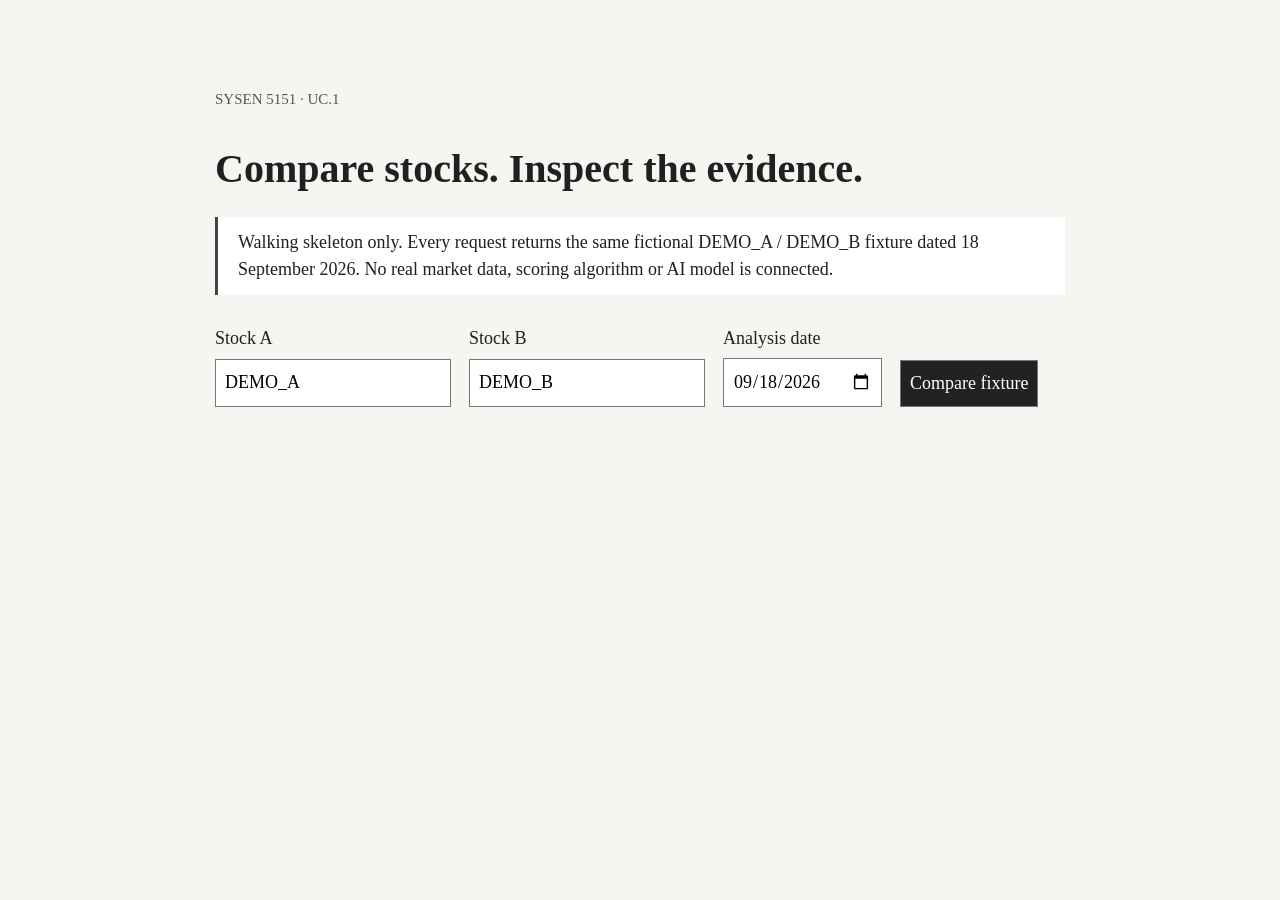
<file: walking_skeleton/frontend/index.html>
<!doctype html>
<html lang="en">
<meta charset="utf-8"><meta name="viewport" content="width=device-width,initial-scale=1">
<title>StockLens | Walking Skeleton</title>
<style>
body{font:18px/1.5 Georgia,serif;color:#202020;background:#f6f5f2;margin:0}main{max-width:850px;margin:55px auto;padding:30px}h1{font-size:40px;margin-bottom:8px}.note{border-left:3px solid #444;padding:12px 20px;background:white}form{display:flex;gap:18px;flex-wrap:wrap;margin:30px 0}label{display:grid;gap:6px}input,button{font:inherit;padding:9px;border:1px solid #777}button{background:#222;color:white;align-self:end;cursor:pointer}table{border-collapse:collapse;width:100%;background:white}td,th{padding:12px;text-align:left;border-bottom:1px solid #bbb}small{color:#555}section{margin-top:30px}pre{white-space:pre-wrap;font-size:14px}
</style>
<main><small>SYSEN 5151 · UC.1</small><h1>Compare stocks. Inspect the evidence.</h1>
<p class="note">Walking skeleton only. Every request returns the same fictional DEMO_A / DEMO_B fixture dated 18 September 2026. No real market data, scoring algorithm or AI model is connected.</p>
<form id="comparison"><label>Stock A<input id="stock-a" value="DEMO_A" required></label><label>Stock B<input id="stock-b" value="DEMO_B" required></label><label>Analysis date<input id="date" type="date" value="2026-09-18" required></label><button>Compare fixture</button></form>
<section id="result" hidden><h2>Demonstration ranking</h2><p id="request"></p><table><thead><tr><th>Symbol</th><th>Fixed score</th><th>Driver</th></tr></thead><tbody id="scores"></tbody></table><h2>Explanation stub</h2><p id="explanation"></p><h2>Source evidence</h2><div id="sources"></div><p><small>UC.1.8: inspect the drivers and source identifiers above. This human review is not an automated validation result.</small></p></section>
</main>
<script>
document.querySelector('#comparison').addEventListener('submit',async event=>{
 event.preventDefault();
 const response=await fetch('/compare',{method:'POST',headers:{'Content-Type':'application/json'},body:JSON.stringify({stock_a:document.querySelector('#stock-a').value,stock_b:document.querySelector('#stock-b').value,analysis_date:document.querySelector('#date').value})});
 const data=await response.json();
 document.querySelector('#request').textContent=`Requested: ${data.requested_query.stock_pair.join(' / ')} on ${data.requested_query.analysis_date}. Displayed: fixed fixture on ${data.ranking.analysis_date}.`;
 const rows=document.querySelector('#scores'); rows.replaceChildren();
 for(const score of data.ranking.scores){const tr=document.createElement('tr');for(const value of [score.symbol,score.score,score.driver]){const td=document.createElement('td');td.textContent=value;tr.append(td)}rows.append(tr)}
 document.querySelector('#explanation').textContent=data.explanation.text+' Source IDs: '+data.explanation.source_ids.join(', ');
 const sources=document.querySelector('#sources');sources.replaceChildren();for(const source of data.ranking.sources){const p=document.createElement('p');p.textContent=`${source.id} · ${source.published_at} · ${source.title}: ${source.excerpt}`;sources.append(p)}
 document.querySelector('#result').hidden=false;
});
</script></html>
</file>
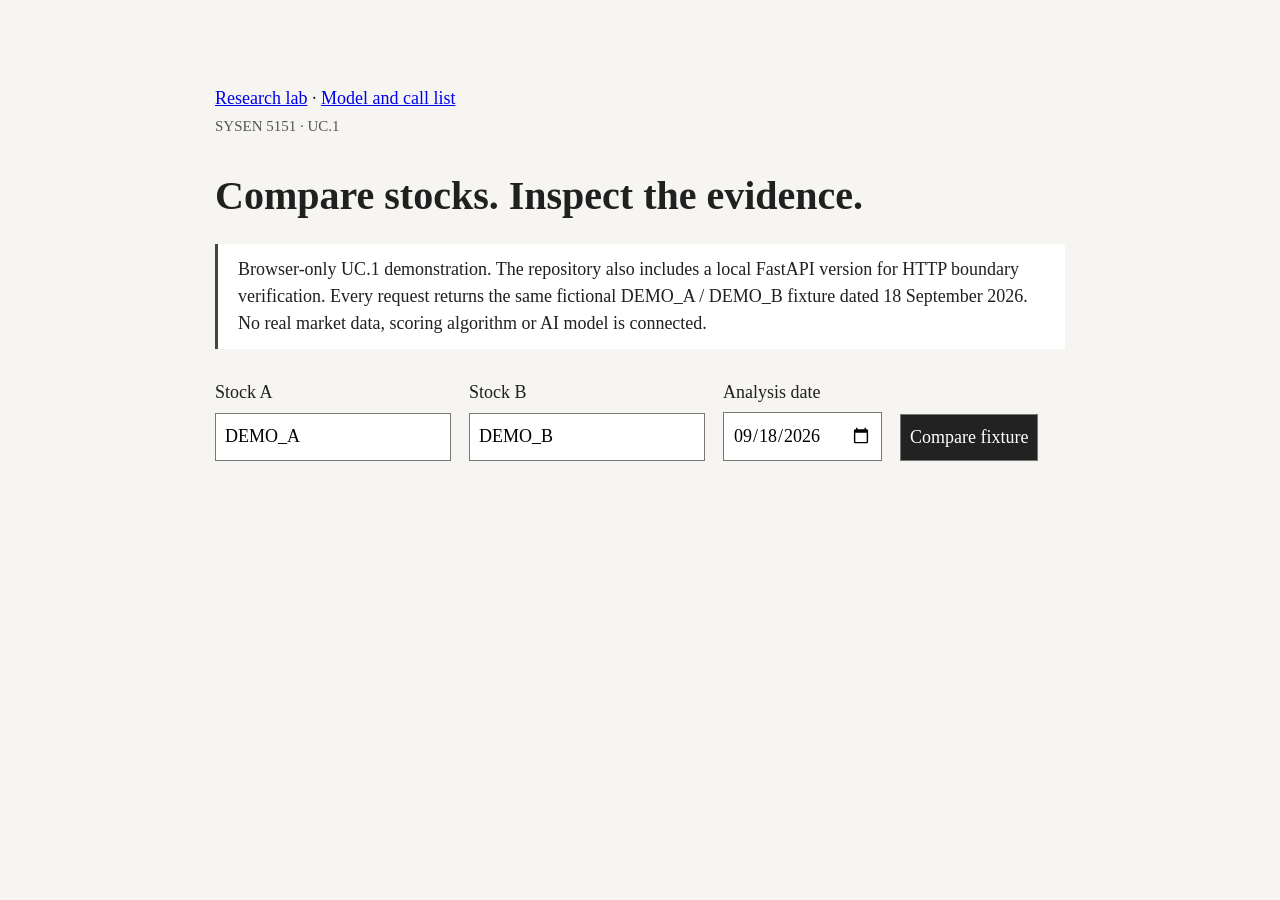
<file: website/skeleton.html>
<!doctype html>
<html lang="en">
<meta charset="utf-8"><meta name="viewport" content="width=device-width,initial-scale=1">
<title>StockLens | Walking Skeleton</title>
<style>
body{font:18px/1.5 Georgia,serif;color:#202020;background:#f6f5f2;margin:0}main{max-width:850px;margin:55px auto;padding:30px}h1{font-size:40px;margin-bottom:8px}.note{border-left:3px solid #444;padding:12px 20px;background:white}form{display:flex;gap:18px;flex-wrap:wrap;margin:30px 0}label{display:grid;gap:6px}input,button{font:inherit;padding:9px;border:1px solid #777}button{background:#222;color:white;align-self:end;cursor:pointer}table{border-collapse:collapse;width:100%;background:white}td,th{padding:12px;text-align:left;border-bottom:1px solid #bbb}small{color:#555}section{margin-top:30px}pre{white-space:pre-wrap;font-size:14px}
</style>
<main><nav><a href="./index.html">Research lab</a> · <a href="https://github.com/sysen5151-fall2026/StockLen/blob/main/docs/walking-skeleton.md">Model and call list</a></nav><small>SYSEN 5151 · UC.1</small><h1>Compare stocks. Inspect the evidence.</h1>
<p class="note">Browser-only UC.1 demonstration. The repository also includes a local FastAPI version for HTTP boundary verification. Every request returns the same fictional DEMO_A / DEMO_B fixture dated 18 September 2026. No real market data, scoring algorithm or AI model is connected.</p>
<form id="comparison"><label>Stock A<input id="stock-a" value="DEMO_A" required></label><label>Stock B<input id="stock-b" value="DEMO_B" required></label><label>Analysis date<input id="date" type="date" value="2026-09-18" required></label><button>Compare fixture</button></form>
<section id="result" hidden><h2>Demonstration ranking</h2><p id="request"></p><table><thead><tr><th>Symbol</th><th>Fixed score</th><th>Driver</th></tr></thead><tbody id="scores"></tbody></table><h2>Explanation stub</h2><p id="explanation"></p><h2>Source evidence</h2><div id="sources"></div><p><small>UC.1.8: inspect the drivers and source identifiers above. This human review is not an automated validation result.</small></p></section>
</main>
<script type="module">
import {transmitEvaluationRequest,renderComparisonDashboard} from "./js/skeleton.js";
document.querySelector('#comparison').addEventListener('submit',async event=>{
 event.preventDefault();
 const data=renderComparisonDashboard(transmitEvaluationRequest(document.querySelector('#stock-a').value,document.querySelector('#stock-b').value,document.querySelector('#date').value));
 document.querySelector('#request').textContent=`Requested: ${data.requested_query.stock_pair.join(' / ')} on ${data.requested_query.analysis_date}. Displayed: fixed fixture on ${data.ranking.analysis_date}.`;
 const rows=document.querySelector('#scores'); rows.replaceChildren();
 for(const score of data.ranking.scores){const tr=document.createElement('tr');for(const value of [score.symbol,score.score,score.driver]){const td=document.createElement('td');td.textContent=value;tr.append(td)}rows.append(tr)}
 document.querySelector('#explanation').textContent=data.explanation.text+' Source IDs: '+data.explanation.source_ids.join(', ');
 const sources=document.querySelector('#sources');sources.replaceChildren();for(const source of data.ranking.sources){const p=document.createElement('p');p.textContent=`${source.id} · ${source.published_at} · ${source.title}: ${source.excerpt}`;sources.append(p)}
 document.querySelector('#result').hidden=false;
});
</script></html>
</file>
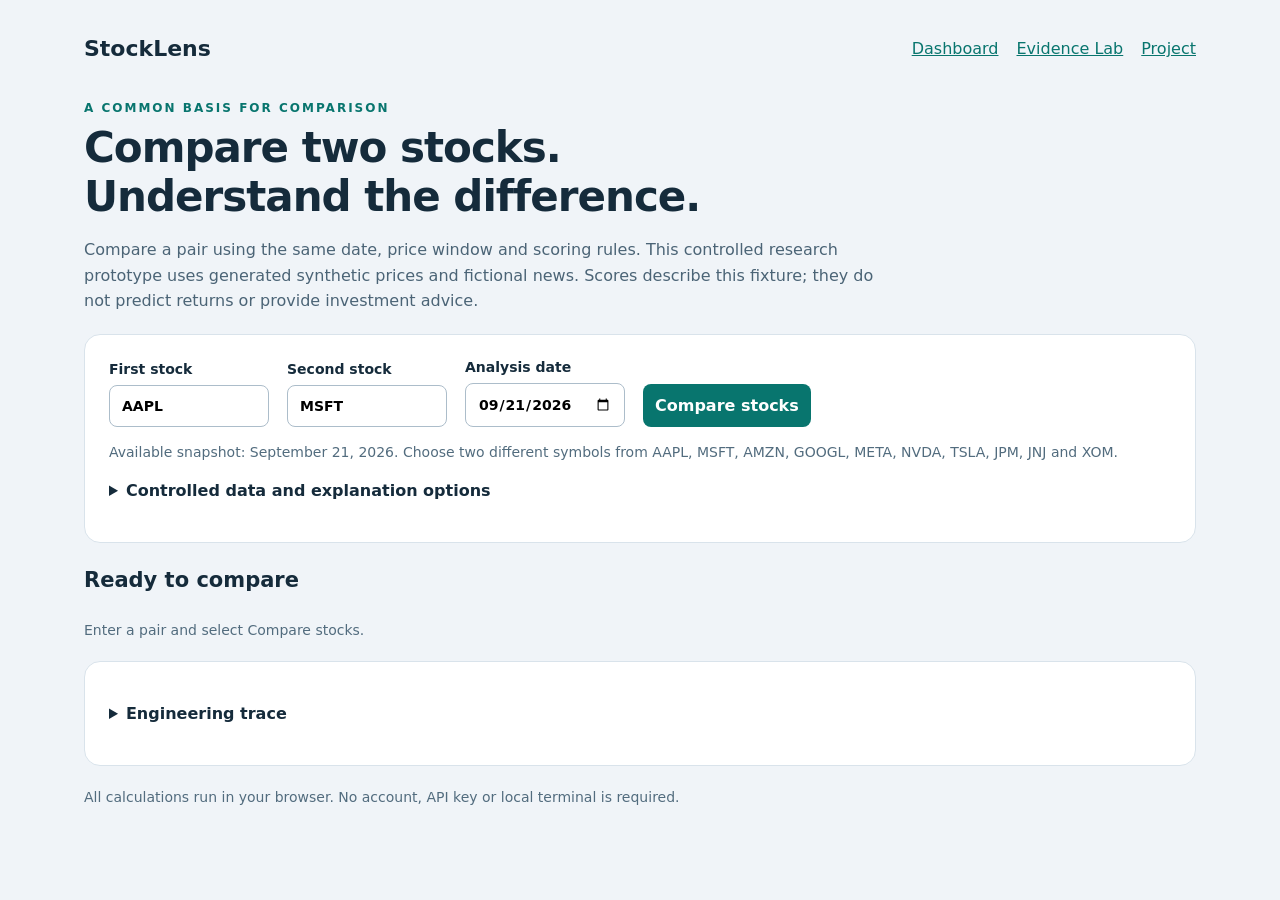
<file: pmc2/browser/compare.html>
<!doctype html><html lang="en"><head><meta charset="utf-8"><meta name="viewport" content="width=device-width,initial-scale=1"><title>StockLens | Stock Comparison</title><style>
:root{font-family:system-ui,sans-serif;color:#152b3b;background:#f0f4f8}*{box-sizing:border-box}body{margin:0}main{max-width:1160px;margin:auto;padding:36px 24px}nav{display:flex;gap:18px;align-items:center;margin-bottom:40px}nav strong{font-size:22px;margin-right:auto}a{color:#08756e}h1{font-size:42px;letter-spacing:-1px;margin:8px 0 16px}h2{font-size:23px}p{line-height:1.6}.intro{max-width:810px;color:#4b6476}.eyebrow{font-size:12px;letter-spacing:2px;font-weight:700;color:#08756e}.panel{background:white;border:1px solid #d9e3eb;border-radius:16px;padding:24px;margin:20px 0}form{display:flex;gap:18px;align-items:end;flex-wrap:wrap}label{display:grid;gap:8px;font-size:14px;font-weight:600}input,select,button{font:inherit;padding:12px;border:1px solid #acbdca;border-radius:8px}input{width:160px}button{background:#08756e;color:white;cursor:pointer;font-weight:650;border:0}button:disabled{opacity:.6}button.secondary{background:#e5efed;color:#07635d}#status{font-weight:700;font-size:21px}#status[data-state=failed]{color:#9a2839}.grid{display:grid;grid-template-columns:1fr 1fr;gap:20px}.card{padding:24px;border-radius:14px;background:#f1f7f6;border:1px solid #d8e9e5}.score{font-size:42px;font-weight:750;margin:10px 0}.muted{color:#526c7e;font-size:14px}table{border-collapse:collapse;width:100%}td,th{text-align:left;padding:12px;border-bottom:1px solid #dae3e9}th{color:#496273;font-size:13px}.scroll{overflow:auto}details{margin:18px 0}summary{cursor:pointer;font-weight:650}pre{font:12px ui-monospace,monospace;white-space:pre-wrap;overflow-wrap:anywhere;max-height:360px;overflow:auto;padding:18px;background:#f0f4f8;border-radius:8px}.trace{display:flex;gap:8px;flex-wrap:wrap}.trace span{padding:8px 12px;background:#e8eff5;border-radius:7px}.trace .ok{background:#dcefe6;color:#145c3b}.trace .bad{background:#f9e2e5;color:#8f2336}[hidden]{display:none!important}@media(max-width:680px){.grid{grid-template-columns:1fr}h1{font-size:32px}main{padding:22px 16px}}
</style></head><body><main><nav><strong>StockLens</strong><a href="./index.html">Dashboard</a><a href="./evidence.html">Evidence Lab</a><a href="https://github.com/sysen5151-fall2026/StockLen">Project</a></nav>
<div class="eyebrow">A COMMON BASIS FOR COMPARISON</div><h1>Compare two stocks.<br>Understand the difference.</h1><p class="intro">Compare a pair using the same date, price window and scoring rules. This controlled research prototype uses generated synthetic prices and fictional news. Scores describe this fixture; they do not predict returns or provide investment advice.</p>
<section class="panel"><form id="form"><label>First stock<input id="a" list="symbols" value="AAPL" autocomplete="off" maxlength="16"></label><label>Second stock<input id="b" list="symbols" value="MSFT" autocomplete="off" maxlength="16"></label><label>Analysis date<input id="date" type="date" value="2026-09-21"></label><datalist id="symbols"></datalist><button type="submit" id="run">Compare stocks</button></form><p class="muted">Available snapshot: September 21, 2026. Choose two different symbols from AAPL, MSFT, AMZN, GOOGL, META, NVDA, TSLA, JPM, JNJ and XOM.</p>
<details><summary>Controlled data and explanation options</summary><p class="muted">These options inject known conditions to inspect system behavior. The same-host model is the default. The checked template and failure cases let you inspect the response checks. All options use synthetic evidence.</p><form><label>Evidence case<select id="case"><option value="valid">Complete evidence</option><option value="missing_unselected_stock">Missing an unselected universe stock</option><option value="missing_observation">Missing one observation</option><option value="post_cutoff">Market record after cutoff</option><option value="missing_source">Missing market source</option><option value="mixed_request">Wrong request identity</option><option value="no_news">No qualifying news</option><option value="bad_news">News after cutoff</option></select></label><label>Explanation<select id="explanation"><option value="local">Same-host explanation model</option><option value="synthetic">Checked synthetic template</option><option value="unavailable">Unavailable</option><option value="invalid">Incorrect synthetic response</option></select></label></form></details></section>
<p id="status" role="status" data-state="ready">Ready to compare</p><p id="message" class="muted">Enter a pair and select Compare stocks.</p>
<section id="result" class="panel" hidden><h2 id="winner"></h2><div id="scores" class="grid"></div><h2>What drives the difference?</h2><p class="muted">Each factor contributes up to 50 points. Momentum prefers higher values; volatility prefers lower values. Scores use average-tie ranks across all ten stocks.</p><div class="scroll"><table><thead><tr><th>Factor</th><th id="firstHead">First stock</th><th id="secondHead">Second stock</th><th>Weighted gap (first − second)</th></tr></thead><tbody id="drivers"></tbody></table></div><h2>Explanation</h2><p id="explanationText"></p><h2>Dated supporting evidence</h2><div id="sources"></div><p class="muted">Synthetic observation window: Sep 1–21, 2026 (not an exchange calendar). Analysis date, market observation dates and news publication dates remain separate.</p></section>
<section class="panel"><details id="engineering"><summary>Engineering trace</summary><p class="muted">Follow the accepted request through evidence, scoring, explanation checks and display. Invalid requests stop before provider queries.</p><div id="steps" class="trace"></div><h2>F.1 — Accept and validate comparison request</h2><div class="grid"><div class="card"><strong>F.1.1 · Validate pair eligibility</strong><p id="pairResult">Not run</p></div><div class="card"><strong>F.1.2 · Preserve comparison context</strong><p id="contextResult">Not run</p></div></div><details><summary>IF.01 · Accepted comparison request</summary><pre id="requestOutput">Not run</pre></details><details><summary>F.2 / IF.02 · Evidence release</summary><pre id="evidenceOutput">Not run</pre></details><details><summary>F.3 / IF.03 · Authoritative scores and drivers</summary><pre id="scoreOutput">Not run</pre></details><details><summary>F.4 / IO.05 + IF.04 · Explanation boundary</summary><pre id="aiOutput">Not run</pre></details><details><summary>F.5 / IO.06 · Observed state history</summary><pre id="stateOutput">Not run</pre></details></details></section>
<p class="muted">All calculations run in your browser. No account, API key or local terminal is required.</p></main><script type="module">
import {compareStocks} from './system.mjs';
import {compareWithExplanationModel} from './local-explanation.mjs';
const $=id=>document.getElementById(id),json=x=>JSON.stringify(x,null,2);
for(const s of ['AAPL','MSFT','AMZN','GOOGL','META','NVDA','TSLA','JPM','JNJ','XOM']){const o=document.createElement('option');o.value=s;$('symbols').append(o);}
const messages={duplicate_symbols:'Choose two different stocks. The same symbol cannot be compared with itself.',ineligible_symbol:'One or both symbols are outside the supported ten-stock universe.',unsupported_snapshot_date:'This synthetic data package supports September 21, 2026 only.',incomplete_frozen_universe_window:'The ten-stock price window is incomplete. No ranking is released.',invalid_price_units_or_source:'Core market evidence has an invalid price, unit or source.',market_association_mismatch:'Market records belong to a different request or configuration.',market_date_symbol_or_duplicate:'Market records contain an invalid date, symbol or duplicate.'};
$('form').onsubmit=async event=>{event.preventDefault();$('run').disabled=true;$('result').hidden=true;$('status').textContent='Processing comparison…';$('status').dataset.state='processing';await new Promise(resolve=>requestAnimationFrame(resolve));try{
const options = {
  stockA: $('a').value, stockB: $('b').value, analysisDate: $('date').value,
  scenario: $('case').value, explanationMode: $('explanation').value,
};
const d = options.explanationMode === 'local'
  ? await compareWithExplanationModel(options)
  : compareStocks(options);
const final=d.history.at(-1);$('status').dataset.state=final.state;$('status').textContent={completed:'Comparison completed',completed_with_limitations:'Comparison completed with limitations',failed:'Comparison stopped'}[final.state];$('message').textContent=final.state==='failed'?(messages[final.reason]||final.reason):`Synthetic data · ${d.request.request.stock_pair.join(' / ')} · ${d.request.request.analysis_date} · ${d.request.request.configuration_id}`;
$('pairResult').textContent=d.eligibility.valid?`Accepted: ${d.eligibility.stock_pair.join(' and ')} are distinct eligible stocks.`:(messages[d.eligibility.reason]||d.eligibility.reason);$('contextResult').textContent=d.request.accepted?`Preserved date ${d.request.request.analysis_date}, request identity and configuration version.`:(d.eligibility.valid?'Rejected: '+(messages[d.request.reason]||d.request.reason):'Not run: pair validation failed.');
$('requestOutput').textContent=json(d.request);$('evidenceOutput').textContent=json(d.evidence?.evidence||{not_run:true});$('scoreOutput').textContent=json(d.record||{not_run:true});$('aiOutput').textContent=json({payload:d.payload||null,result:d.explanation});$('stateOutput').textContent=json(d.history);
$('steps').replaceChildren();for(const [name,ran,ok] of [['F.1 Request',true,d.request.accepted],['F.2 Evidence',!!d.evidence,d.evidence?.evidence.score_ready],['F.3 Scores',!!d.record,!!d.record],['F.4 Explanation',!!d.record,d.explanation.available],['F.5 Display / status',true,final.state!=='failed']]){const el=document.createElement('span');el.textContent=name+(ran?(ok?' · accepted':' · rejected / limited'):' · not run');el.className=ran?(ok?'ok':'bad'):'';$('steps').append(el);}
if(d.display){const r=d.display;$('result').hidden=false;$('winner').textContent=r.tied?'The two stocks are tied':`${r.winner} has the higher calculated score`;$('scores').replaceChildren();for(const s of r.stocks){const card=document.createElement('div');card.className='card';const title=document.createElement('strong');title.textContent=s.symbol;const score=document.createElement('div');score.className='score';score.textContent=s.display_score;const note=document.createElement('p');note.className='muted';note.textContent=`Momentum: ${s.contributions.momentum.toFixed(2)} points · Lower volatility: ${s.contributions.volatility.toFixed(2)} points`;card.append(title,score,note);$('scores').append(card);}
$('firstHead').textContent=r.stock_pair[0];$('secondHead').textContent=r.stock_pair[1];$('drivers').replaceChildren();for(const driver of r.drivers){const tr=document.createElement('tr');for(const text of [driver.factor,(driver.first_value*100).toFixed(4)+'%',(driver.second_value*100).toFixed(4)+'%',driver.contribution_difference.toFixed(2)+' points']){const td=document.createElement('td');td.textContent=text;tr.append(td);}$('drivers').append(tr);}
$('explanationText').textContent=r.explanation.available?r.explanation.text:`Explanation unavailable (${r.explanation.reason}). The calculated scores remain unchanged.`;$('sources').replaceChildren();if(!r.news.length){const p=document.createElement('p');p.textContent='No qualifying news. This is a calculation-only result.';$('sources').append(p);}for(const n of r.news){const p=document.createElement('p');p.textContent=`${n.symbol} · ${n.title} · Publication: ${n.publication_date} · Source: ${n.source_id}`;$('sources').append(p);}}
else $('engineering').open=true;
}catch(error){$('status').textContent='Comparison stopped';$('status').dataset.state='failed';$('message').textContent=String(error);}finally{$('run').disabled=false;}};
</script></body></html>
</file>
<file: website/research/dashboard.css>
:root {
  color-scheme: light;
  font-family: Inter, system-ui, sans-serif;
  color: #142f32;
  background: #eef4f2;
  --ink: #142f32;
  --muted: #4c6667;
  --accent: #00644f;
  --line: #ceded9;
}
* { box-sizing: border-box; }
body { margin: 0; }
.shell { width: min(1180px, calc(100% - 32px)); margin-inline: auto; }
.topbar { background: #123735; }
.product-header { display: flex; flex-wrap: wrap; gap: 8px 20px; align-items: center; padding-block: 15px; color: #eefbf6; }
.brand { color: #eefbf6; text-decoration: none; margin-right: auto; font-weight: 800; font-size: 1.4rem; letter-spacing: -.04em; }
.brand span { color: #85e4b0; }
a { color: var(--accent); }
.intro { padding: clamp(20px, 4vw, 42px) 0 12px; }
h1 { margin: 0; font-size: clamp(2rem, 5vw, 3.6rem); letter-spacing: -.055em; line-height: 1.08; }
h2, h3 { letter-spacing: -.025em; }
h2 { margin-top: 0; }
p { line-height: 1.55; }
a { color: var(--accent); }
.data-note { display: inline-block; margin: 4px 0; padding: 7px 12px; border-radius: 6px; background: #deece7; }
.card { background: white; border: 1px solid var(--line); border-radius: 14px; padding: clamp(16px, 3vw, 28px); min-width: 0; margin-bottom: 18px; }
form, .chart-header { display: flex; flex-wrap: wrap; gap: 12px 20px; align-items: end; }
form label { flex: 1 1 165px; }
label { display: grid; gap: 7px; font-weight: 650; }
button, select { font: inherit; min-height: 42px; border-radius: 7px; }
select { border: 1px solid #829e95; padding: 0 10px; background: #fff; color: var(--ink); width: 100%; }
button { background: var(--accent); color: white; border: 1px solid transparent; padding: 0 16px; cursor: pointer; }
button:disabled { opacity: .62; cursor: wait; }
:focus-visible { outline: 3px solid #295dbe; outline-offset: 3px; }
.workspace { display: grid; align-items: start; grid-template-columns: minmax(260px, 1fr) minmax(0, 2.1fr); gap: 18px; }
.muted, #research-status { color: var(--muted); font-size: .92rem; }
.table-scroll { overflow: auto; }
table { width: 100%; border-collapse: collapse; font-variant-numeric: tabular-nums; }
td, th { text-align: left; padding: 9px 7px; border-bottom: 1px solid var(--line); }
th { color: var(--muted); font-size: .85rem; }
td button { background: transparent; color: var(--accent); text-decoration: underline; min-height: 30px; padding: 2px 7px; }
td button[aria-pressed="true"] { background: #deece7; font-weight: 750; }
.score-grid { display: grid; grid-template-columns: repeat(2, minmax(0, 1fr)); gap: 12px; }
.score-card { background: #eef6f1; border-radius: 10px; padding: 14px; }
.score-card h3 { margin: 0 0 5px; }
.score-card p { margin: 4px 0; }
.score-number { font-size: clamp(1.5rem, 4vw, 2.4rem); font-weight: 750; }
.chart-header { justify-content: space-between; align-items: center; margin-bottom: 14px; }
.chart-header h3 { margin: 0; }
canvas { display: block; width: 100%; height: 244px; }
summary { cursor: pointer; color: var(--accent); }
main { padding-bottom: 32px; }
#data-settings[open] { padding-bottom: 18px; }
.research-controls form { margin-top: 14px; }
#research-status { margin-bottom: 0; }
#stock-detail { margin-top: 20px; border-top: 1px solid var(--line); }
#ranking .table-scroll { max-height: 620px; }
#ranking thead { position: sticky; top: 0; background: white; }
.ticker { background: transparent; color: var(--accent); border: 1px solid var(--accent); padding-inline: 9px; min-height: 32px; font-weight: 700; }
.ticker[aria-pressed="true"] { background: #d9ede3; }
.method { margin: 4px 0; }

@media (max-width: 760px) { .workspace { grid-template-columns: 1fr; } }

#import-form label { min-width: 0; }
#import-form input { width: 100%; max-width: 100%; }
#import-status:empty { display: none; }
pre { overflow: auto; padding: 12px; background: #eef4f2; border-radius: 6px; }

.event-layout { display: grid; grid-template-columns: 1fr 1fr; gap: 18px; }
.event-layout form { display: grid; margin-top: 12px; }
.event-layout label { min-width: 0; }
input, textarea { font: inherit; color: var(--ink); width: 100%; padding: 8px; border: 1px solid #829e95; border-radius: 7px; }
#rank-button, #ai-button { margin-top: 12px; }
#universe-list { line-height: 1.8; }
blockquote { border-left: 3px solid var(--accent); padding-left: 14px; margin-left: 0; }
@media (max-width: 760px) { .event-layout { grid-template-columns: 1fr; gap: 0; } }
.selection-actions { display: flex; flex-wrap: wrap; align-items: center; gap: 8px; margin: 10px 0; }
.selection-actions button { min-height: 34px; background: #e4efeb; color: var(--ink); }
.stock-picker { display: grid; grid-template-columns: repeat(auto-fit, minmax(78px, 1fr)); gap: 6px; max-height: 180px; overflow: auto; margin: 10px 0 15px; }
.stock-picker label { display: flex; align-items: center; gap: 5px; border-radius: 6px; background: #edf5f1; padding: 7px; }
.stock-picker input { width: auto; margin: 0; accent-color: var(--accent); }
#news-search { align-items: flex-end; margin-bottom: 9px; }

.analysis-table { max-height: 25rem; overflow: auto; }
.analysis-table td:nth-child(3) { min-width: 16rem; }
#local-ai { margin-top: 1rem; }

/* Search and article selection */
:root {
  background: #f4f7f6;
  --ink: #102b2c;
  --line: #dce7e2;
}

body { color: var(--ink); }
.topbar { background: #f9fbfa; border-bottom: 1px solid var(--line); }
.brand { color: var(--ink); }
.brand span { color: var(--accent); }

.search-hero {
  padding: clamp(56px, 11vh, 138px) 0 42px;
  text-align: center;
}
.search-hero h1 { font-size: clamp(2.5rem, 7vw, 4.8rem); }
.search-hero > p { color: var(--muted); margin: 14px 0 29px; }
#news-search { display: block; width: min(730px, 100%); margin: auto; text-align: left; }
.search-bar {
  display: flex;
  align-items: center;
  background: #fff;
  border: 1px solid #bfd4ca;
  border-radius: 16px;
  padding: 6px;
  gap: 10px;
  box-shadow: 0 8px 26px #153a2d12;
}
.search-bar:focus-within { border-color: var(--accent); box-shadow: 0 0 0 2px #00644f25; }
.search-bar input { border: 0; outline: 0; min-width: 0; padding: 8px 2px; }
.search-bar button { min-width: 100px; border-radius: 11px; font-weight: 700; }
.search-icon { position: relative; flex: 0 0 14px; height: 14px; margin: 0 6px 2px 13px; border: 2px solid var(--muted); border-radius: 100%; }
.search-icon::after { content: ""; position: absolute; width: 7px; height: 2px; background: var(--muted); right: -5px; bottom: -2px; transform: rotate(45deg); }
#news-filters { margin: 14px 4px 0; }
#news-filters summary { width: max-content; font-weight: 620; }
.filter-grid { display: grid; gap: 12px; grid-template-columns: 1fr 1fr; margin-top: 14px; }
.filter-grid input { min-height: 42px; background: #fff; }
.search-results { margin: 0 auto 24px; }
.results-heading { display: flex; flex-wrap: wrap; align-items: baseline; justify-content: space-between; gap: 4px 16px; }
.results-heading h2 { margin: 0; }
#news-status { color: var(--muted); }
.news-scroll { max-height: min(48vh, 490px); overflow: auto; border-radius: 14px; scrollbar-gutter: stable; }
#news-list { list-style: none; margin: 0; padding: 0 4px 0 0; display: grid; gap: 8px; }
#news-sentinel { height: 4px; }
.story {
  width: 100%;
  display: grid;
  gap: 5px;
  padding: 14px 18px;
  text-align: left;
  background: #fff;
  border: 1px solid var(--line);
  border-radius: 12px;
  color: var(--ink);
}
.story:hover, .story[aria-pressed="true"] { border-color: #74b29c; background: #e8f6ef; }
.story[aria-pressed="true"] { box-shadow: inset 4px 0 var(--accent); }
.story span { color: var(--muted); font-size: .84rem; }
.story strong { font-size: 1rem; }
.story p { margin: 0; color: var(--muted); font-size: .9rem; display: -webkit-box; -webkit-box-orient: vertical; -webkit-line-clamp: 2; overflow: hidden; }
.selected-story h3 { margin: 4px 0 12px; }
.selected-story p { color: var(--muted); }
.selected-story a { font-weight: 650; }

@media (max-width: 520px) {
  .search-hero { padding-top: 48px; }
  .search-bar { gap: 2px; }
  .search-bar button { min-width: 76px; }
  .filter-grid { grid-template-columns: 1fr; }
}
</file>
